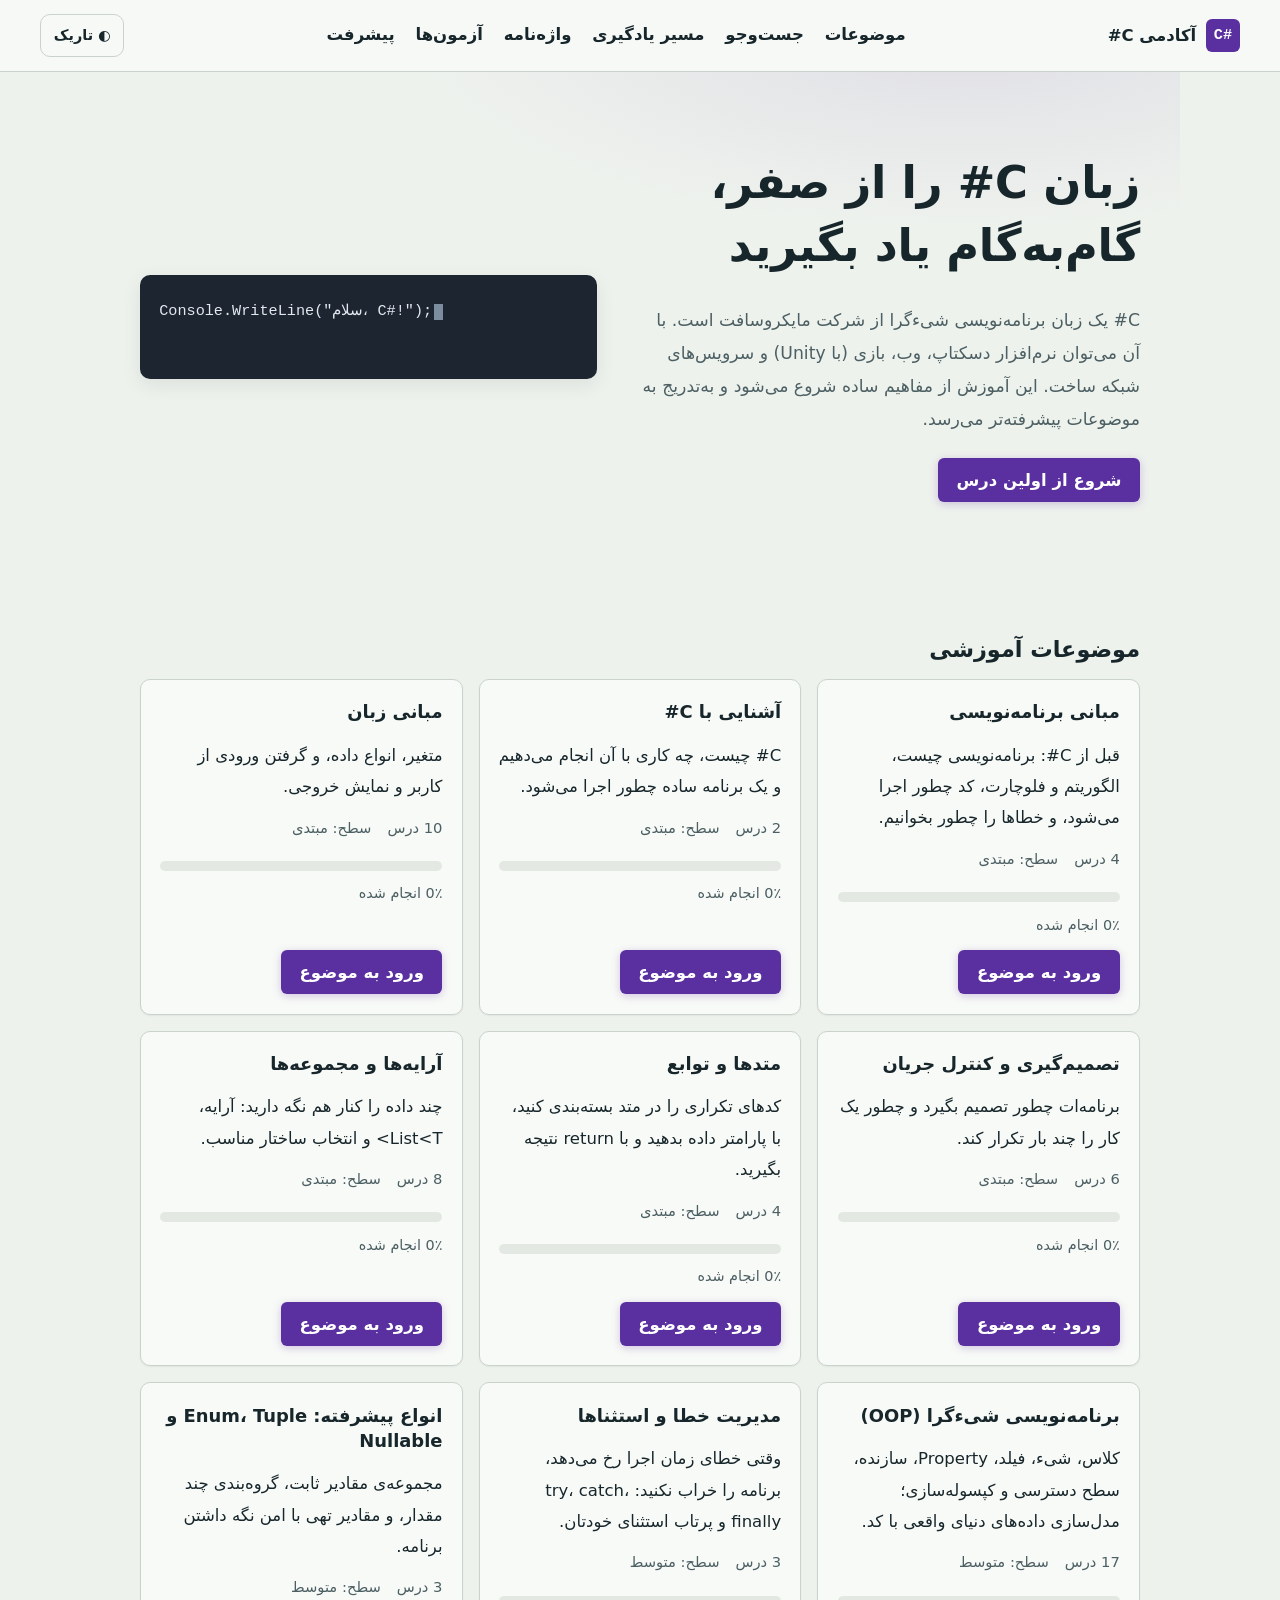
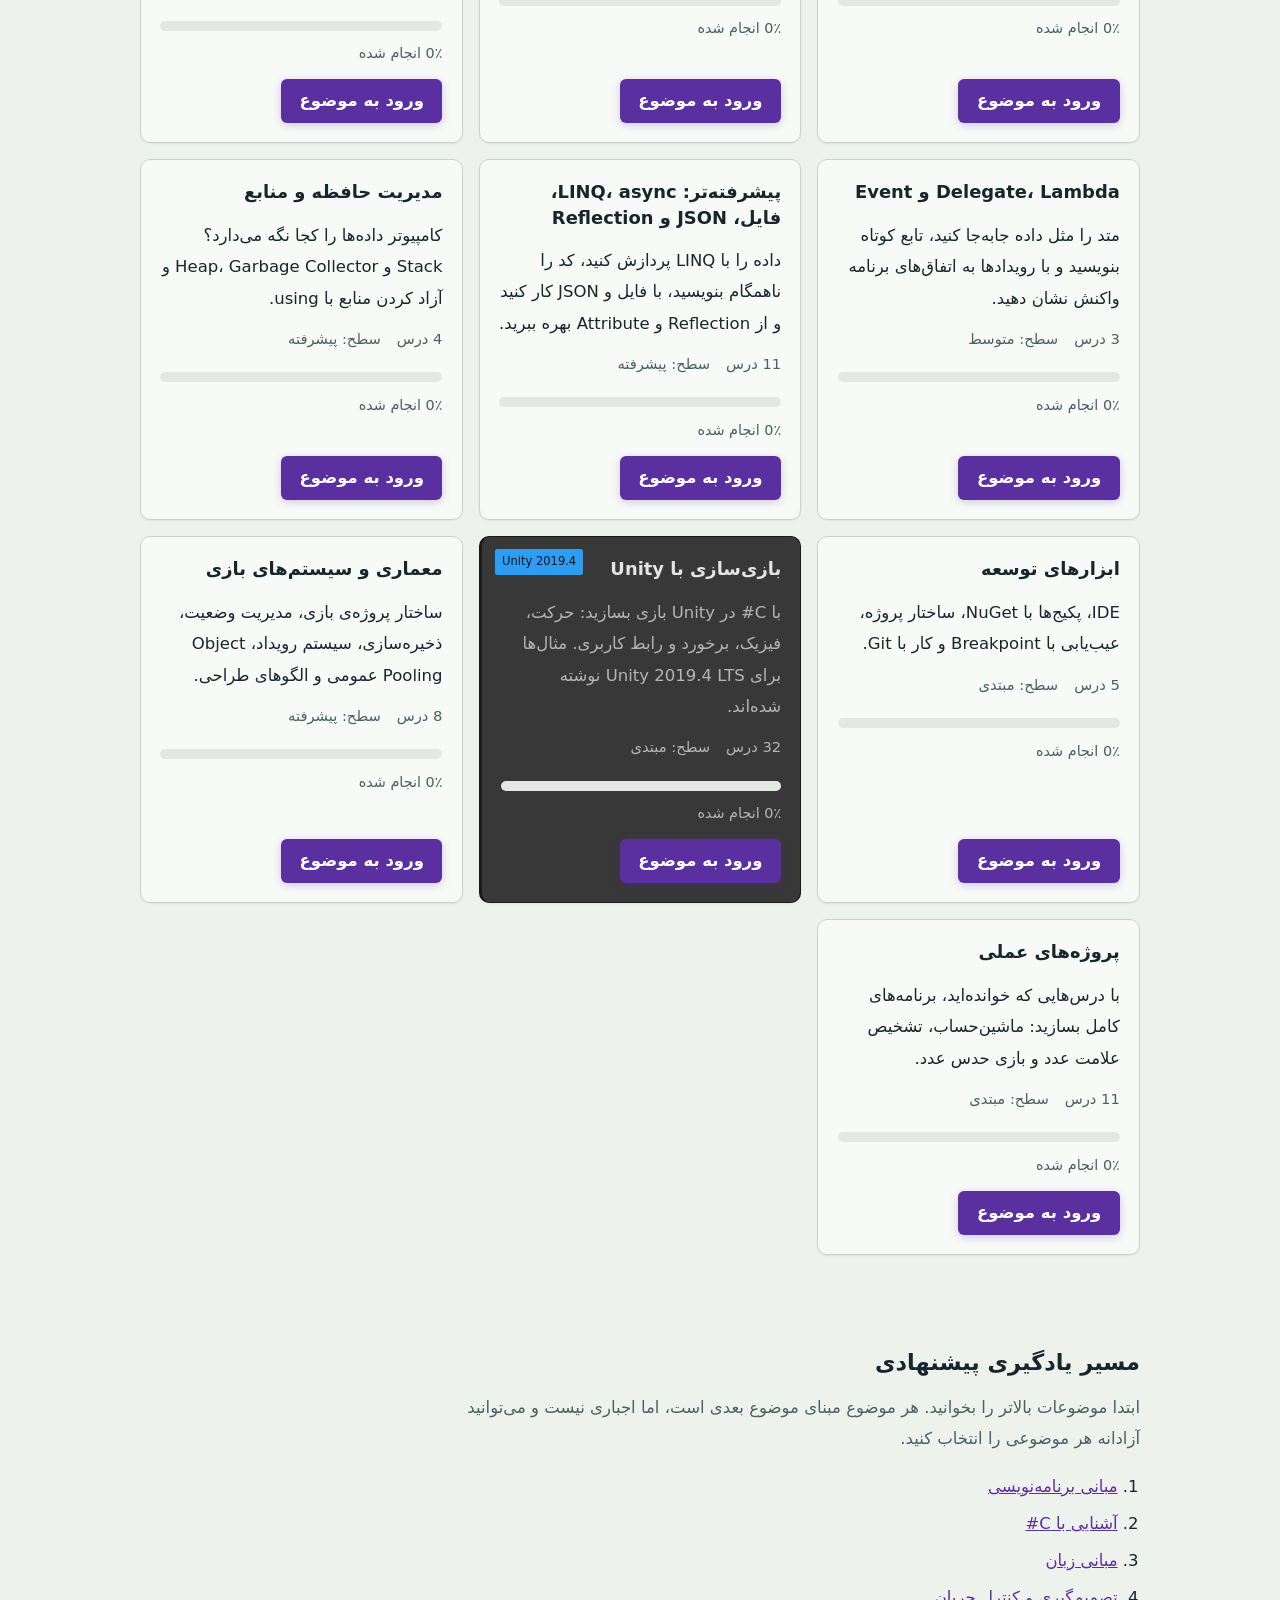
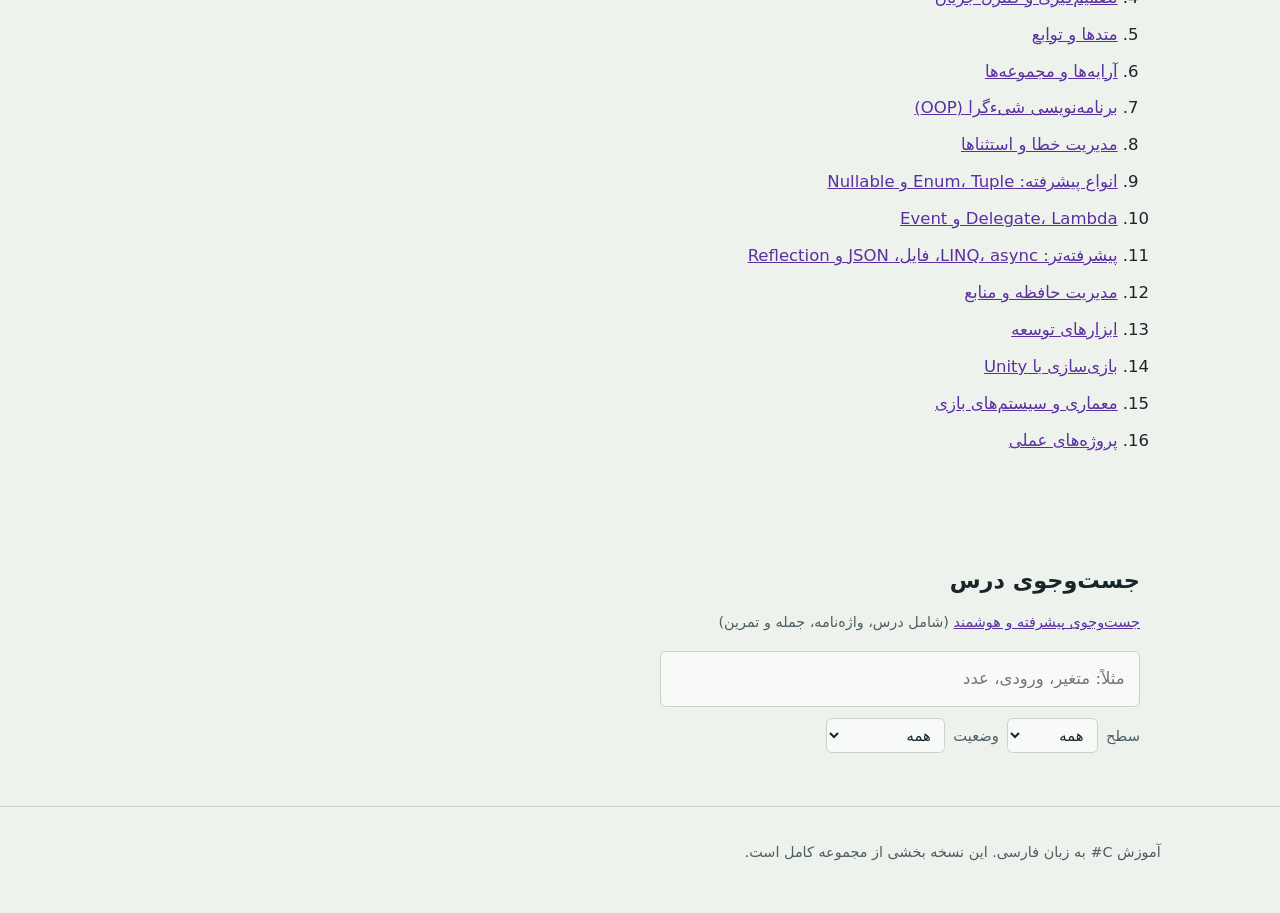
<file: CSharpAcademy/index.html>
<!DOCTYPE html>
<html lang="fa" dir="rtl">
<head>
  <meta charset="UTF-8">
  <meta name="viewport" content="width=device-width, initial-scale=1.0">
  <title>آکادمی C# — یادگیری زبان C# از صفر</title>
  <script src="js/theme-manager.js"></script>
  <link rel="stylesheet" href="css/main.css">
  <link rel="stylesheet" href="css/design.css">
  <link rel="stylesheet" href="css/unity.css">
</head>
<body>
  <div id="site-header"></div>

  <main id="main" tabindex="-1">
    <section class="hero" aria-labelledby="hero-title">
      <div class="hero-text">
        <h1 id="hero-title">زبان C# را از صفر، گام‌به‌گام یاد بگیرید</h1>
        <p class="lead">
          C# یک زبان برنامه‌نویسی شیءگرا از شرکت مایکروسافت است. با آن می‌توان نرم‌افزار دسکتاپ، وب، بازی (با Unity) و سرویس‌های شبکه ساخت. این آموزش از مفاهیم ساده شروع می‌شود و به‌تدریج به موضوعات پیشرفته‌تر می‌رسد.
        </p>
        <div class="hero-actions">
          <a class="btn btn-primary" id="start-btn" href="pages/lesson.html?id=what-is-csharp">شروع از اولین درس</a>
          <a class="btn btn-ghost hidden" id="resume-hero-btn" href="#">ادامه آخرین درس</a>
        </div>
      </div>
      <pre class="hero-code" aria-hidden="true"><code id="hero-typed"></code></pre>
    </section>

    <section class="section" id="continue-section" hidden>
      <h2>ادامه یادگیری</h2>
      <div class="continue-card">
        <div>
          <p class="muted">آخرین درس مطالعه‌شده</p>
          <p class="continue-title" id="continue-title"></p>
          <div class="progress" role="progressbar" aria-label="درصد پیشرفت کل" aria-valuemin="0" aria-valuemax="100" id="continue-bar-wrap">
            <div class="progress-fill" id="continue-bar"></div>
          </div>
          <p class="muted small" id="continue-percent"></p>
        </div>
        <a class="btn btn-primary" id="continue-btn" href="#">ادامه</a>
      </div>
    </section>

    <section class="section" id="topics">
      <h2>موضوعات آموزشی</h2>
      <div class="topic-grid" id="topic-grid"></div>
    </section>

    <section class="section" id="path">
      <h2>مسیر یادگیری پیشنهادی</h2>
      <p class="muted">ابتدا موضوعات بالاتر را بخوانید. هر موضوع مبنای موضوع بعدی است، اما اجباری نیست و می‌توانید آزادانه هر موضوعی را انتخاب کنید.</p>
      <ol class="path-list" id="path-list"></ol>
    </section>

    <section class="section" id="search">
      <h2>جست‌وجوی درس</h2>
      <p class="muted small"><a href="pages/search.html">جست‌وجوی پیشرفته و هوشمند</a> (شامل درس، واژه‌نامه، جمله و تمرین)</p>
      <label class="visually-hidden" for="search-input">جست‌وجوی نام درس</label>
      <input type="search" id="search-input" class="search-input" placeholder="مثلاً: متغیر، ورودی، عدد">
      <div class="filters">
        <label for="filter-level">سطح</label>
        <select id="filter-level" class="select-input"><option value="">همه</option><option>مبتدی</option><option>متوسط</option><option>پیشرفته</option></select>
        <label for="filter-status">وضعیت</label>
        <select id="filter-status" class="select-input"><option value="">همه</option><option value="done">خوانده شده</option><option value="todo">خوانده نشده</option><option value="review">علامت مرور</option></select>
      </div>
      <ul class="lesson-results" id="search-results" aria-live="polite"></ul>
    </section>
  </main>

  <footer class="site-footer">
    <p>آموزش C# به زبان فارسی. این نسخه بخشی از مجموعه کامل است.</p>
  </footer>

  <script src="data/curriculum.js"></script>
  <script src="data/lessons/language-basics-2.js"></script>
  <script src="data/lessons/basics-3.js"></script>
  <script src="data/lessons/programming-basics.js"></script>
  <script src="data/lessons/control-flow.js"></script>
  <script src="data/lessons/functions-collections.js"></script>
  <script src="data/lessons/collections-2.js"></script>
  <script src="data/lessons/collections-3.js"></script>
  <script src="data/lessons/oop.js"></script>
  <script src="data/lessons/oop-2.js"></script>
  <script src="data/lessons/oop-3.js"></script>
  <script src="data/lessons/exceptions.js"></script>
  <script src="data/lessons/advanced-types.js"></script>
  <script src="data/lessons/delegates-events.js"></script>
  <script src="data/lessons/advanced-2.js"></script>
  <script src="data/lessons/memory-tools.js"></script>
  <script src="data/lessons/unity-2019.js"></script>
  <script src="data/lessons/unity-more.js"></script>
  <script src="data/lessons/unity-full.js"></script>
  <script src="data/lessons/unity-advanced.js"></script>
  <script src="data/lessons/game-systems.js"></script>
  <script src="data/lessons/deep-topics.js"></script>
  <script src="data/lessons/projects.js"></script>
  <script src="data/lessons/projects-2.js"></script>
  <script src="data/lessons/projects-3.js"></script>
  <script src="js/progress-manager.js"></script>
  <script src="js/common.js"></script>
  <script src="js/home.js"></script>
</body>
</html>
</file>
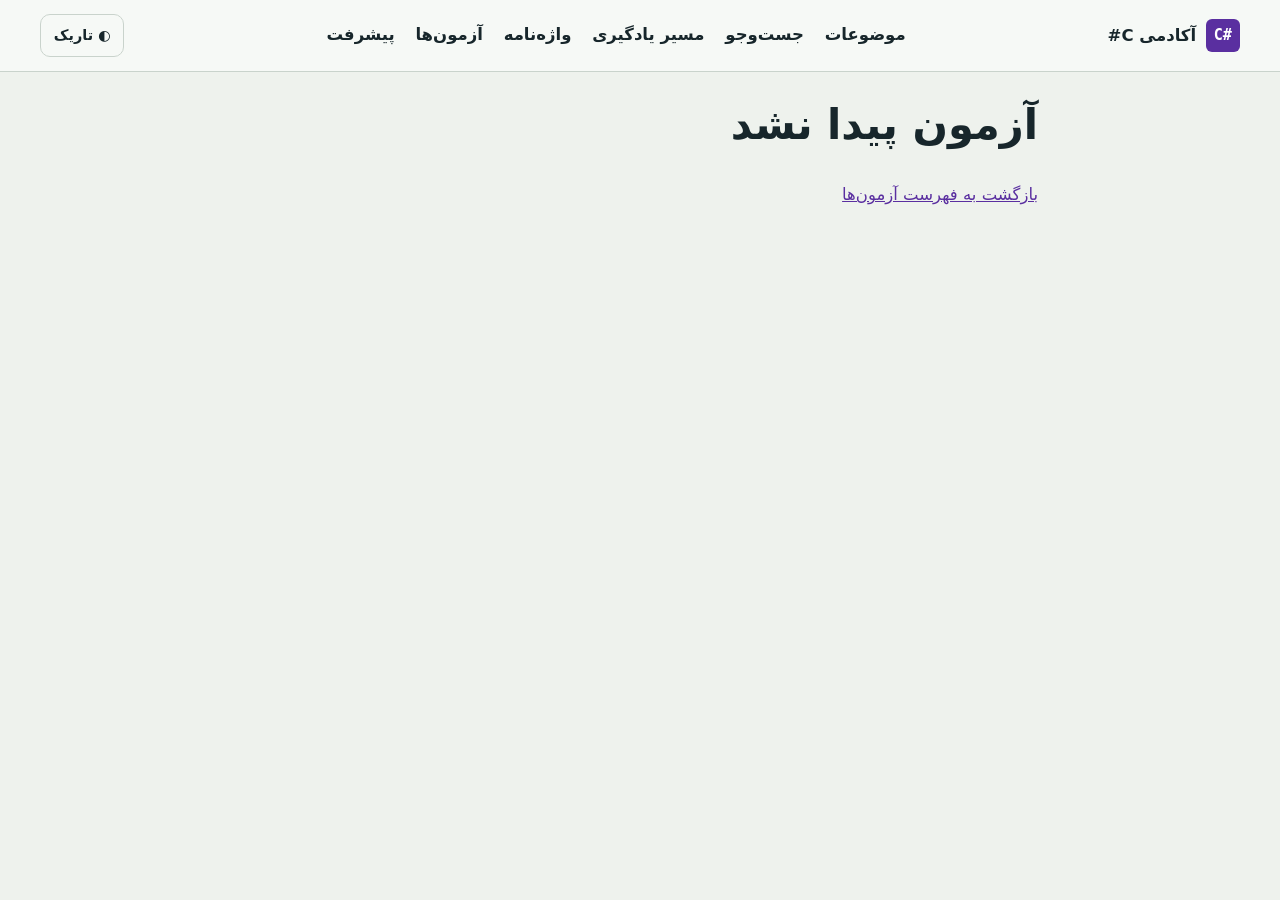
<file: CSharpAcademy/pages/exam.html>
<!DOCTYPE html>
<html lang="fa" dir="rtl">
<head>
  <meta charset="UTF-8">
  <meta name="viewport" content="width=device-width, initial-scale=1.0">
  <title>آزمون — آکادمی C#</title>
  <script src="../js/theme-manager.js"></script>
  <link rel="stylesheet" href="../css/main.css">
  <link rel="stylesheet" href="../css/design.css">
</head>
<body>
  <div id="site-header"></div>
  <main id="main" tabindex="-1" class="page">
    <div id="exam-root"></div>
  </main>
  <script src="../data/curriculum.js"></script>
  <script src="../data/exams.js"></script>
  <script src="../data/exams-2.js"></script>
  <script src="../js/progress-manager.js"></script>
  <script src="../js/common.js"></script>
  <script src="../js/exam.js"></script>
</body>
</html>
</file>
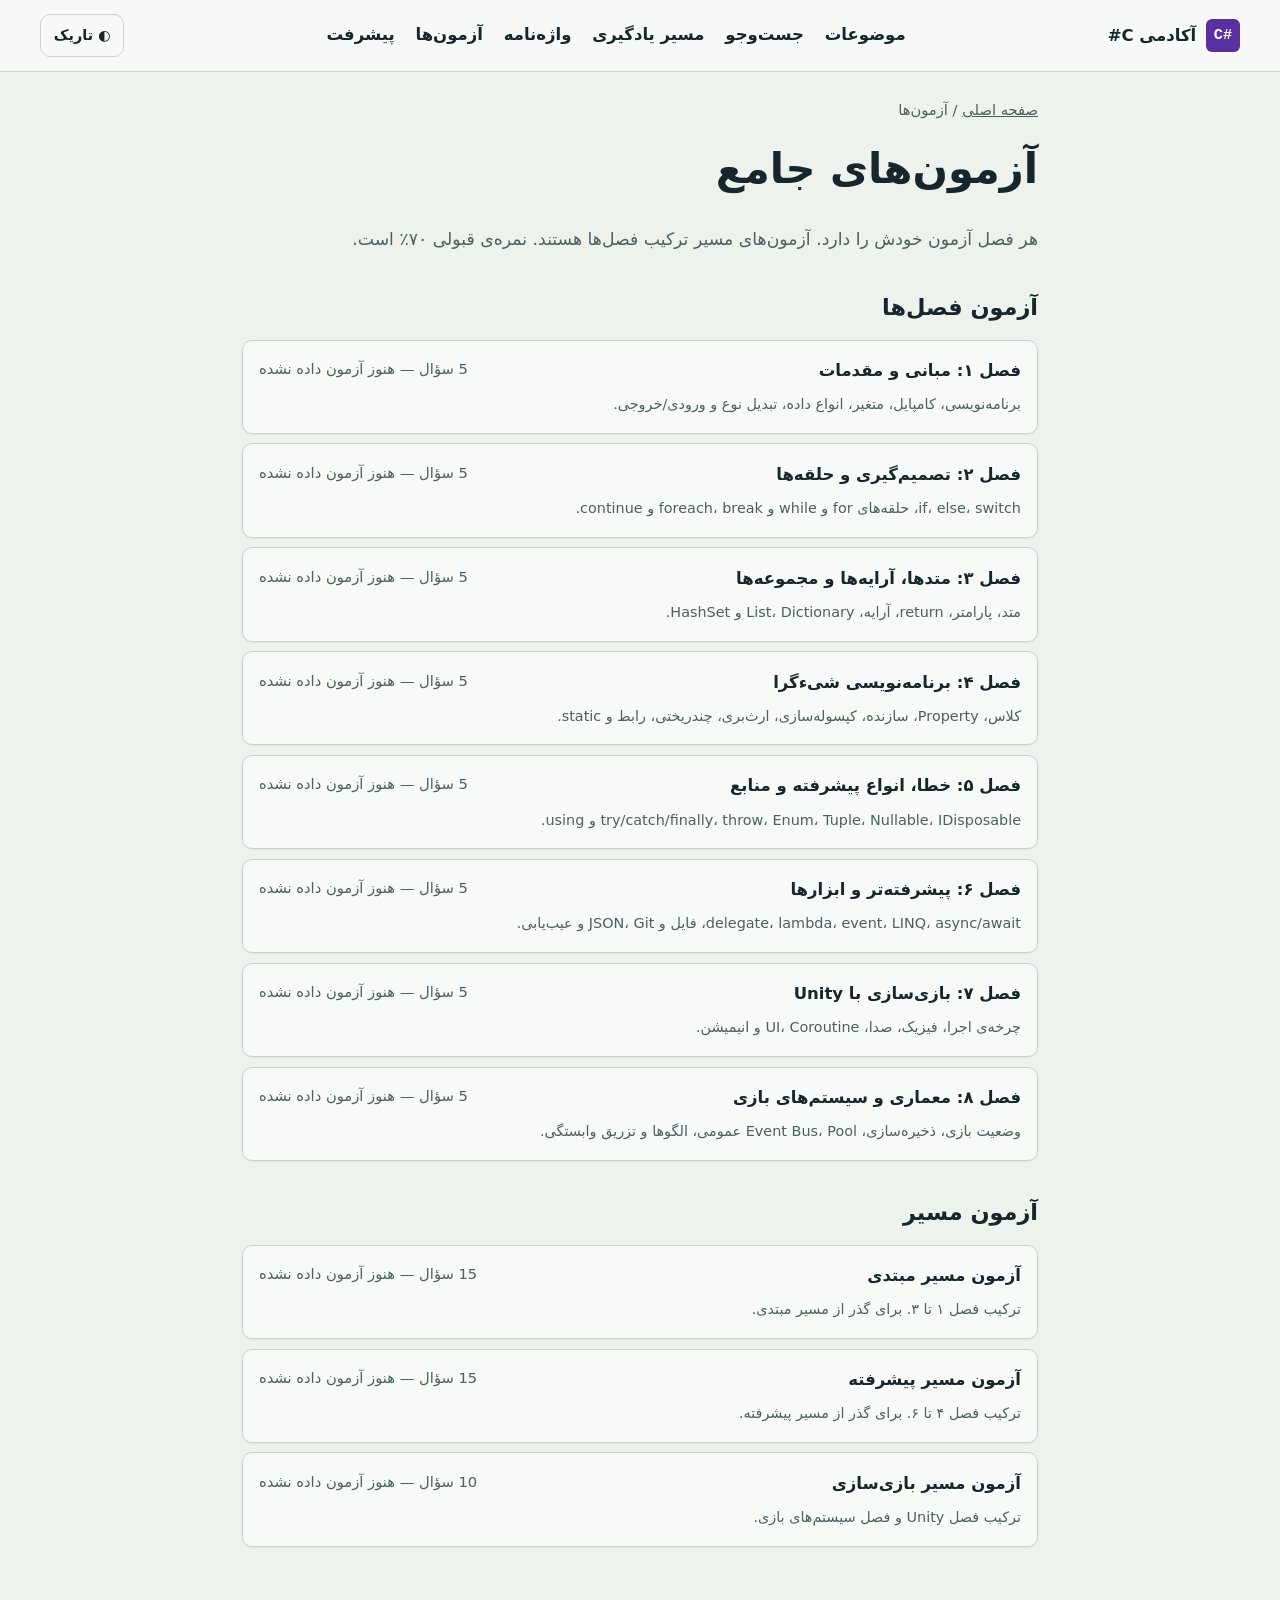
<file: CSharpAcademy/pages/exams.html>
<!DOCTYPE html>
<html lang="fa" dir="rtl">
<head>
  <meta charset="UTF-8">
  <meta name="viewport" content="width=device-width, initial-scale=1.0">
  <title>آزمون‌ها — آکادمی C#</title>
  <script src="../js/theme-manager.js"></script>
  <link rel="stylesheet" href="../css/main.css">
  <link rel="stylesheet" href="../css/design.css">
</head>
<body>
  <div id="site-header"></div>
  <main id="main" tabindex="-1" class="page">
    <nav class="crumbs" aria-label="مسیر صفحه"><a href="../index.html">صفحه اصلی</a> / آزمون‌ها</nav>
    <header class="page-head">
      <h1>آزمون‌های جامع</h1>
      <p class="lead">هر فصل آزمون خودش را دارد. آزمون‌های مسیر ترکیب فصل‌ها هستند. نمره‌ی قبولی ۷۰٪ است.</p>
    </header>
    <h2>آزمون فصل‌ها</h2>
    <ul class="exam-list" id="chapter-exams"></ul>
    <h2>آزمون مسیر</h2>
    <ul class="exam-list" id="path-exams"></ul>
  </main>
  <script src="../data/curriculum.js"></script>
  <script src="../data/exams.js"></script>
  <script src="../data/exams-2.js"></script>
  <script src="../js/progress-manager.js"></script>
  <script src="../js/common.js"></script>
  <script src="../js/exams.js"></script>
</body>
</html>
</file>
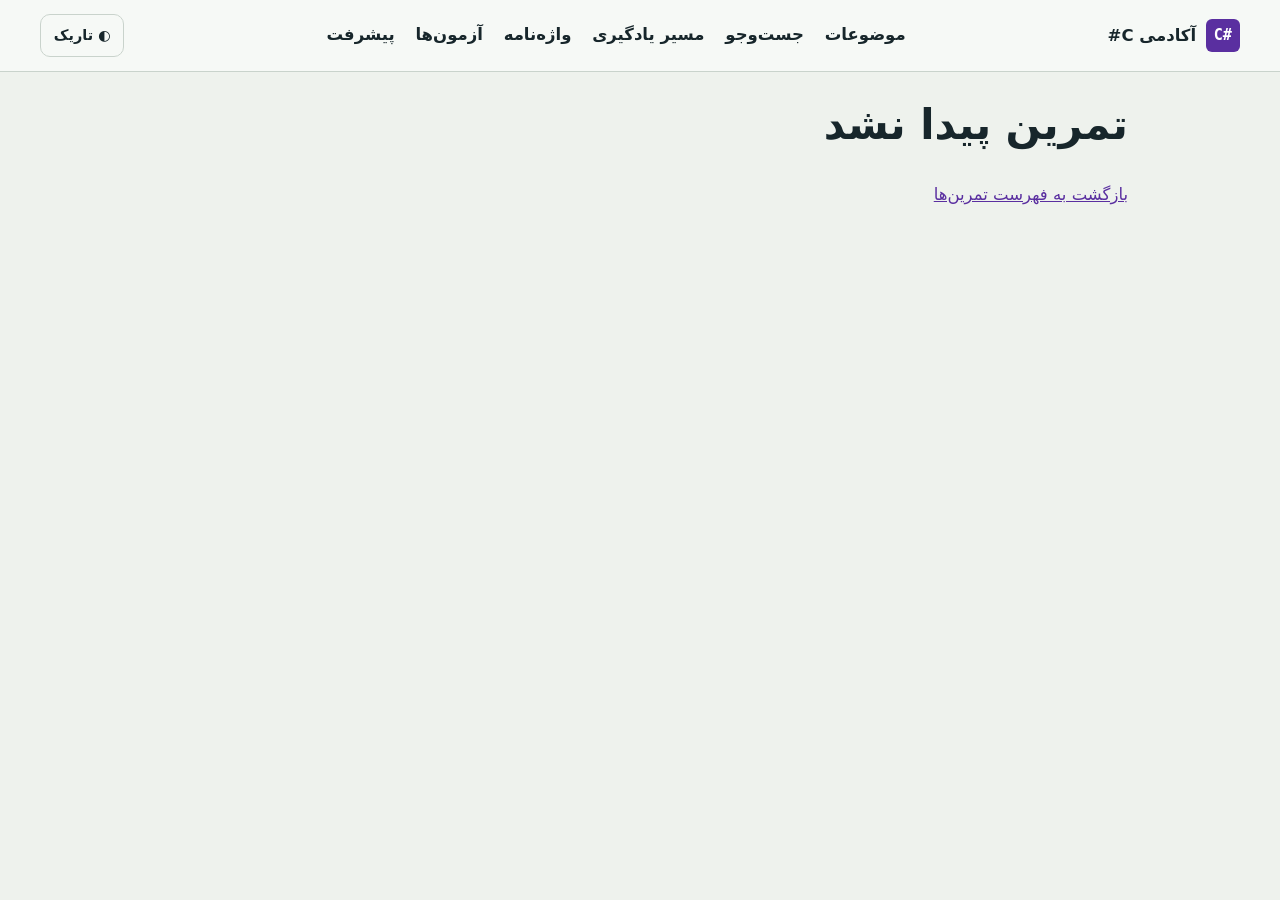
<file: CSharpAcademy/pages/exercise.html>
<!DOCTYPE html>
<html lang="fa" dir="rtl">
<head>
  <meta charset="UTF-8">
  <meta name="viewport" content="width=device-width, initial-scale=1.0">
  <title>تمرین — آکادمی C#</title>
  <link rel="stylesheet" href="../css/main.css">
  <link rel="stylesheet" href="../css/design.css">
  <script src="../js/theme-manager.js"></script>
</head>
<body>
  <div id="site-header"></div>
  <main id="main" tabindex="-1" class="page wide">
    <div id="exercise-root"></div>
  </main>
  <script src="../data/curriculum.js"></script>
  <script src="../data/exercises.js"></script>
  <script src="../js/progress-manager.js"></script>
  <script src="../js/common.js"></script>
  <script src="../js/runner.js"></script>
  <script src="../js/code-editor.js"></script>
  <script src="../js/exercise.js"></script>
</body>
</html>
</file>
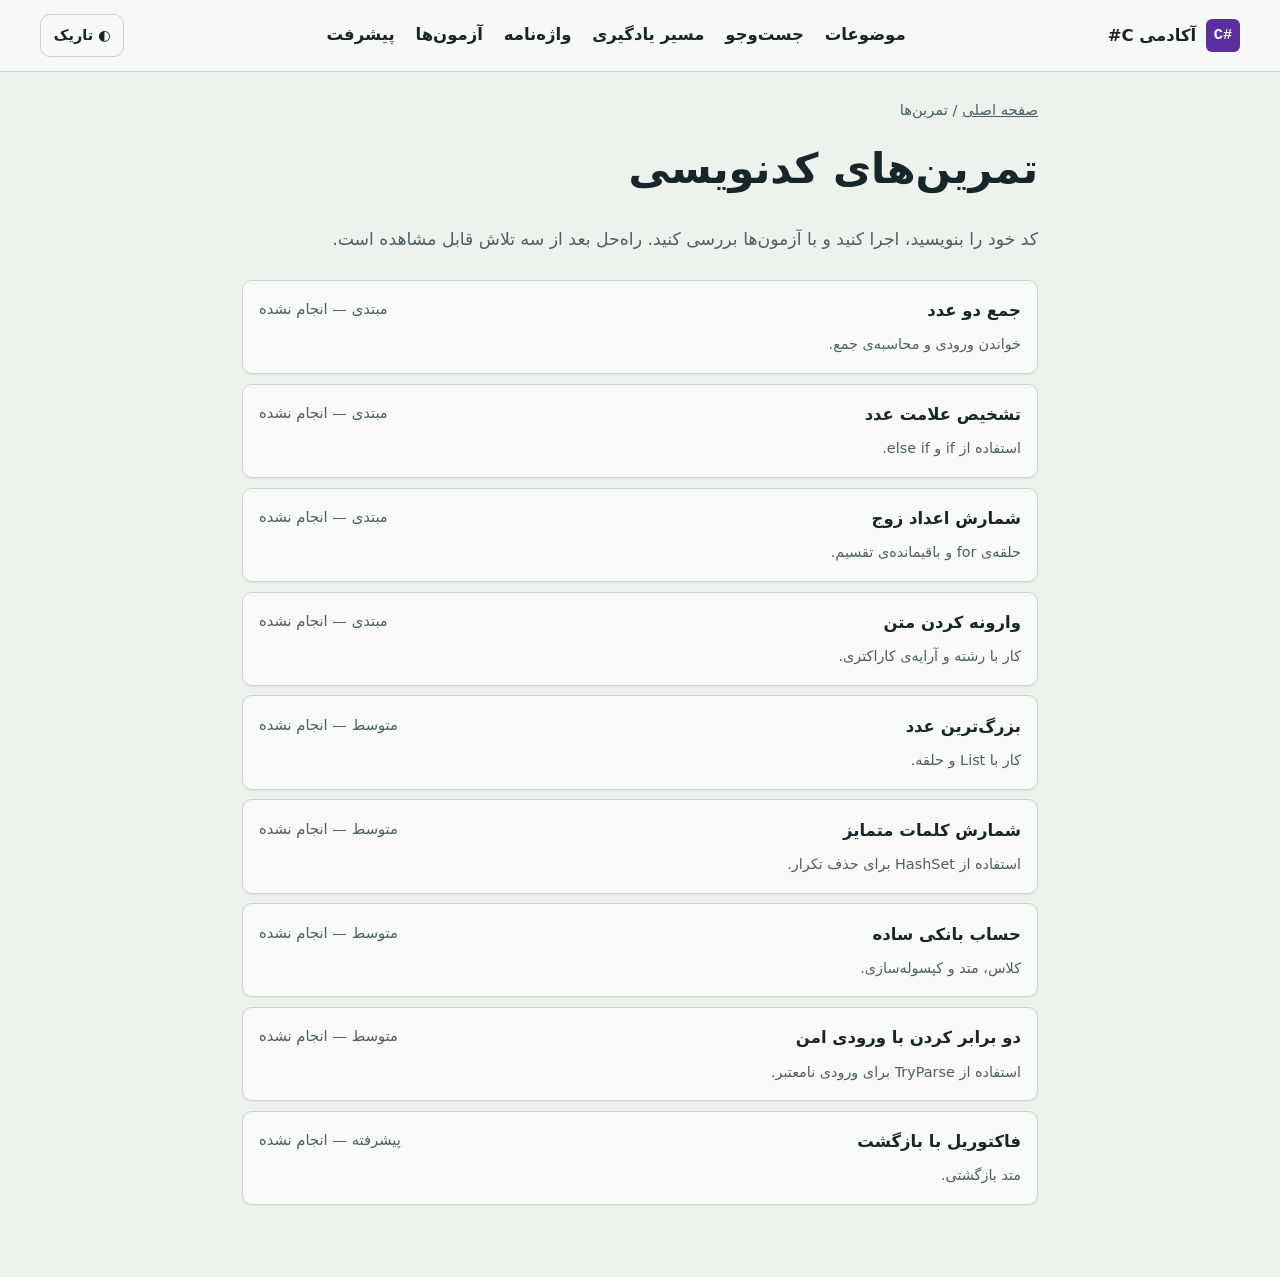
<file: CSharpAcademy/pages/exercises.html>
<!DOCTYPE html>
<html lang="fa" dir="rtl">
<head>
  <meta charset="UTF-8">
  <meta name="viewport" content="width=device-width, initial-scale=1.0">
  <title>تمرین‌ها — آکادمی C#</title>
  <link rel="stylesheet" href="../css/main.css">
  <link rel="stylesheet" href="../css/design.css">
  <script src="../js/theme-manager.js"></script>
</head>
<body>
  <div id="site-header"></div>
  <main id="main" tabindex="-1" class="page">
    <nav class="crumbs"><a href="../index.html">صفحه اصلی</a> / تمرین‌ها</nav>
    <header class="page-head">
      <h1>تمرین‌های کدنویسی</h1>
      <p class="lead">کد خود را بنویسید، اجرا کنید و با آزمون‌ها بررسی کنید. راه‌حل بعد از سه تلاش قابل مشاهده است.</p>
    </header>
    <ul class="exam-list" id="ex-list"></ul>
  </main>
  <script src="../data/curriculum.js"></script>
  <script src="../data/exercises.js"></script>
  <script src="../js/progress-manager.js"></script>
  <script src="../js/common.js"></script>
  <script>
    (function () {
      Common.renderHeader('../');
      const done = Progress.read().quiz || {};
      document.getElementById('ex-list').innerHTML = window.EXERCISES.map(e => {
        const best = done['ex:' + e.id];
        const st = best ? (best.score === best.total ? 'قبول شده' : 'نیمه‌کاره: ' + best.score + ' از ' + best.total) : 'انجام نشده';
        return '<li class="exam-item"><a href="exercise.html?id=' + encodeURIComponent(e.id) + '"><span class="exam-title">' + Common.esc(e.title) + '</span><span class="exam-meta">' + Common.esc(e.level) + ' — ' + Common.esc(st) + '</span></a><p class="muted small">' + Common.esc(e.goal) + '</p></li>';
      }).join('');
    })();
  </script>
</body>
</html>
</file>
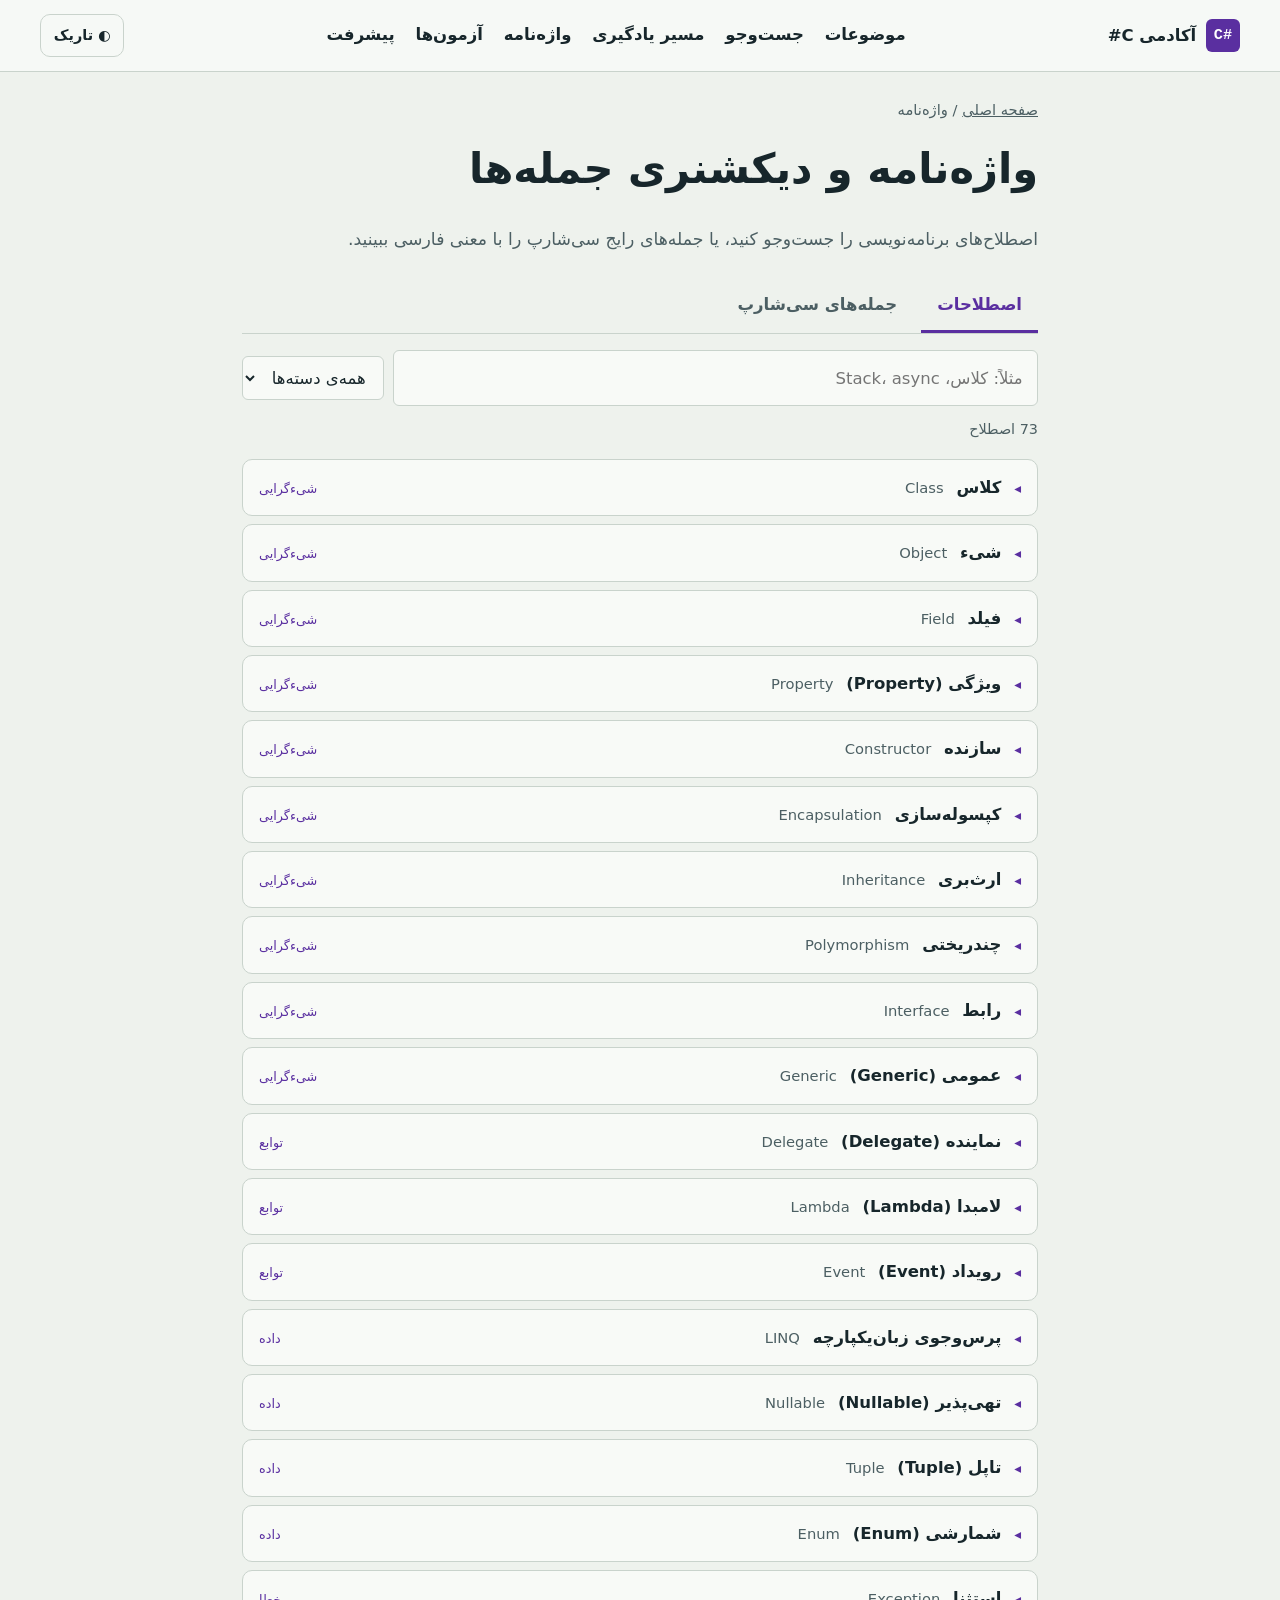
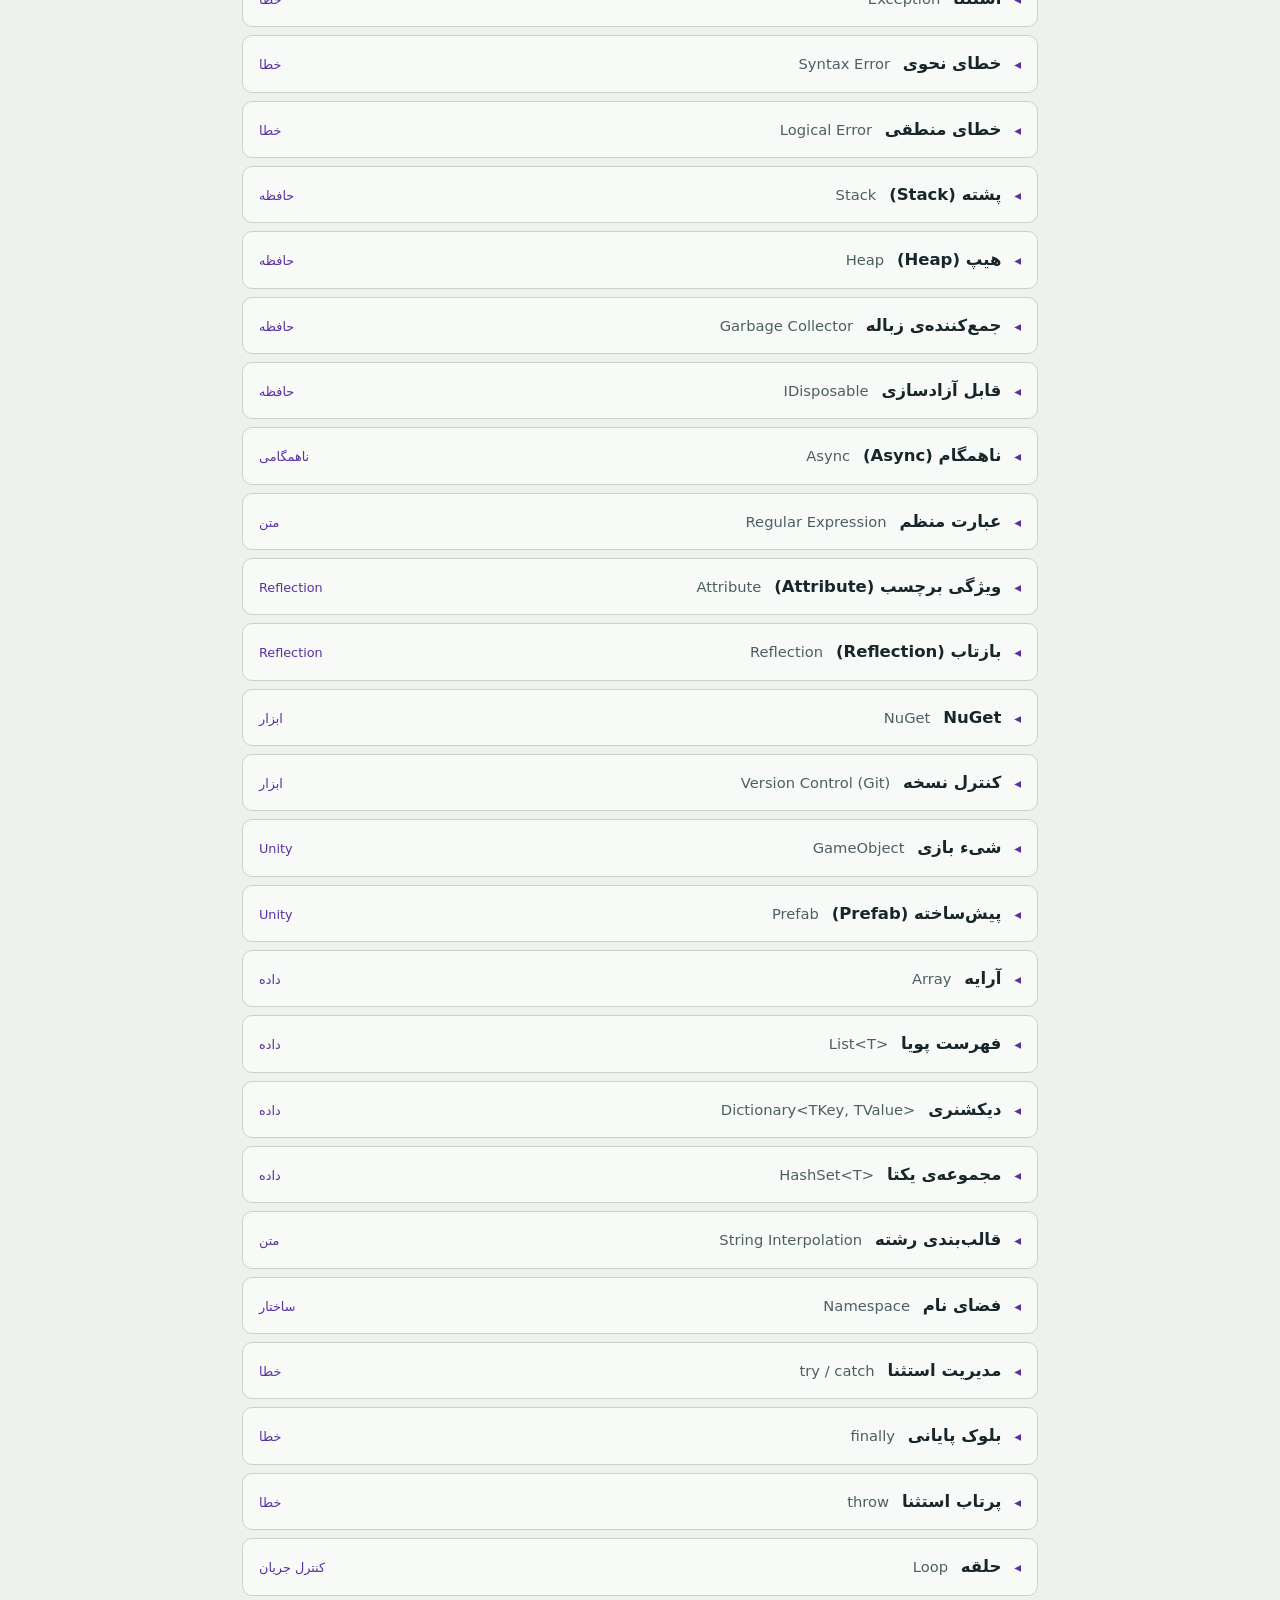
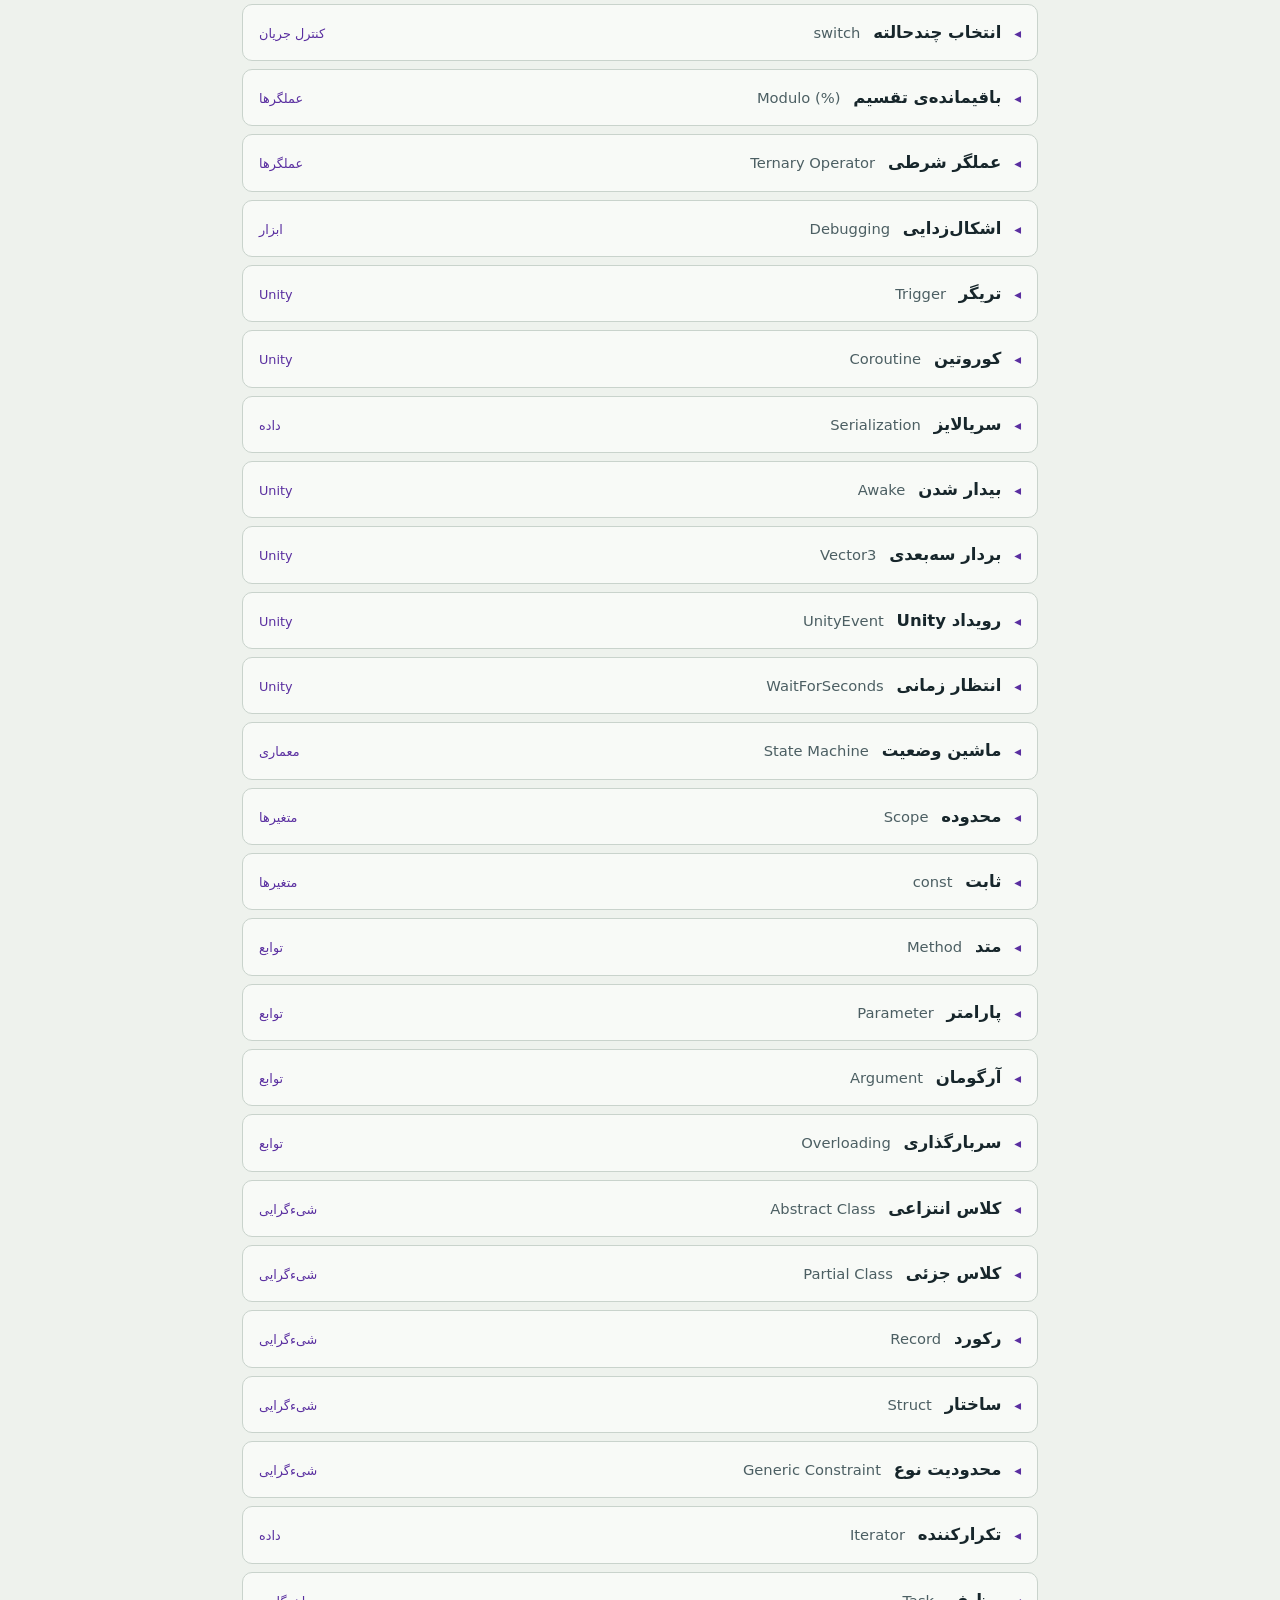
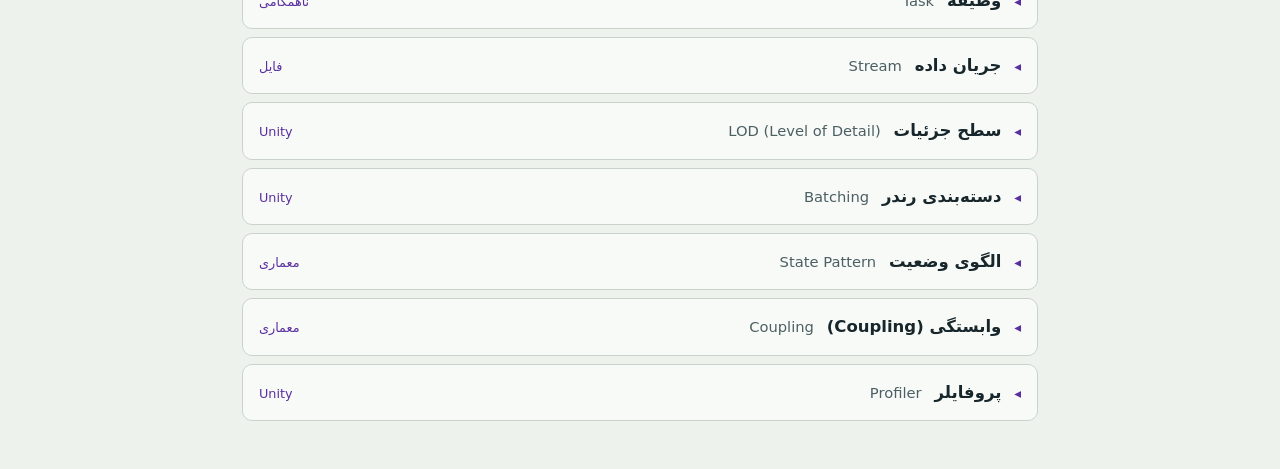
<file: CSharpAcademy/pages/glossary.html>
<!DOCTYPE html>
<html lang="fa" dir="rtl">
<head>
  <meta charset="UTF-8">
  <meta name="viewport" content="width=device-width, initial-scale=1.0">
  <title>واژه‌نامه — آکادمی C#</title>
  <script src="../js/theme-manager.js"></script>
  <link rel="stylesheet" href="../css/main.css">
  <link rel="stylesheet" href="../css/design.css">
  <link rel="stylesheet" href="../css/unity.css">
</head>
<body>
  <div id="site-header"></div>
  <main id="main" tabindex="-1" class="page">
    <nav class="crumbs" aria-label="مسیر صفحه"><a href="../index.html">صفحه اصلی</a> / واژه‌نامه</nav>
    <header class="page-head">
      <h1>واژه‌نامه و دیکشنری جمله‌ها</h1>
      <p class="lead">اصطلاح‌های برنامه‌نویسی را جست‌وجو کنید، یا جمله‌های رایج سی‌شارپ را با معنی فارسی ببینید.</p>
    </header>

    <div class="tabs" role="tablist" aria-label="بخش‌های واژه‌نامه">
      <button type="button" class="tab is-active" role="tab" aria-selected="true" data-tab="terms" id="tab-terms">اصطلاحات</button>
      <button type="button" class="tab" role="tab" aria-selected="false" data-tab="sentences" id="tab-sentences">جمله‌های سی‌شارپ</button>
    </div>

    <section id="panel-terms" role="tabpanel" aria-labelledby="tab-terms">
      <div class="glossary-tools">
        <label class="visually-hidden" for="g-search">جست‌وجو</label>
        <input type="search" id="g-search" class="search-input" placeholder="مثلاً: کلاس، Stack، async">
        <label class="visually-hidden" for="g-cat">دسته</label>
        <select id="g-cat" class="select-input"><option value="">همه‌ی دسته‌ها</option></select>
      </div>
      <p class="muted small" id="g-count" aria-live="polite"></p>
      <ul class="glossary-list" id="g-list"></ul>
    </section>

    <section id="panel-sentences" role="tabpanel" aria-labelledby="tab-sentences" hidden>
      <div class="glossary-tools">
        <label class="visually-hidden" for="s-search">جست‌وجوی جمله</label>
        <input type="search" id="s-search" class="search-input" placeholder="مثلاً: حلقه، خواندن، null">
        <label class="visually-hidden" for="s-cat">دسته‌ی جمله</label>
        <select id="s-cat" class="select-input"><option value="">همه‌ی دسته‌ها</option></select>
      </div>
      <p class="muted small" id="s-count" aria-live="polite"></p>
      <ul class="sentence-list" id="s-list"></ul>
    </section>
  </main>
  <script src="../data/curriculum.js"></script>
  <script src="../data/glossary.js"></script>
  <script src="../data/glossary-extra.js"></script>
  <script src="../data/glossary-more.js"></script>
  <script src="../data/glossary-more2.js"></script>
  <script src="../data/sentences.js"></script>
  <script src="../data/sentences-2.js"></script>
  <script src="../data/sentences-3.js"></script>
  <script src="../js/common.js"></script>
  <script src="../js/glossary.js"></script>
</body>
</html>
</file>
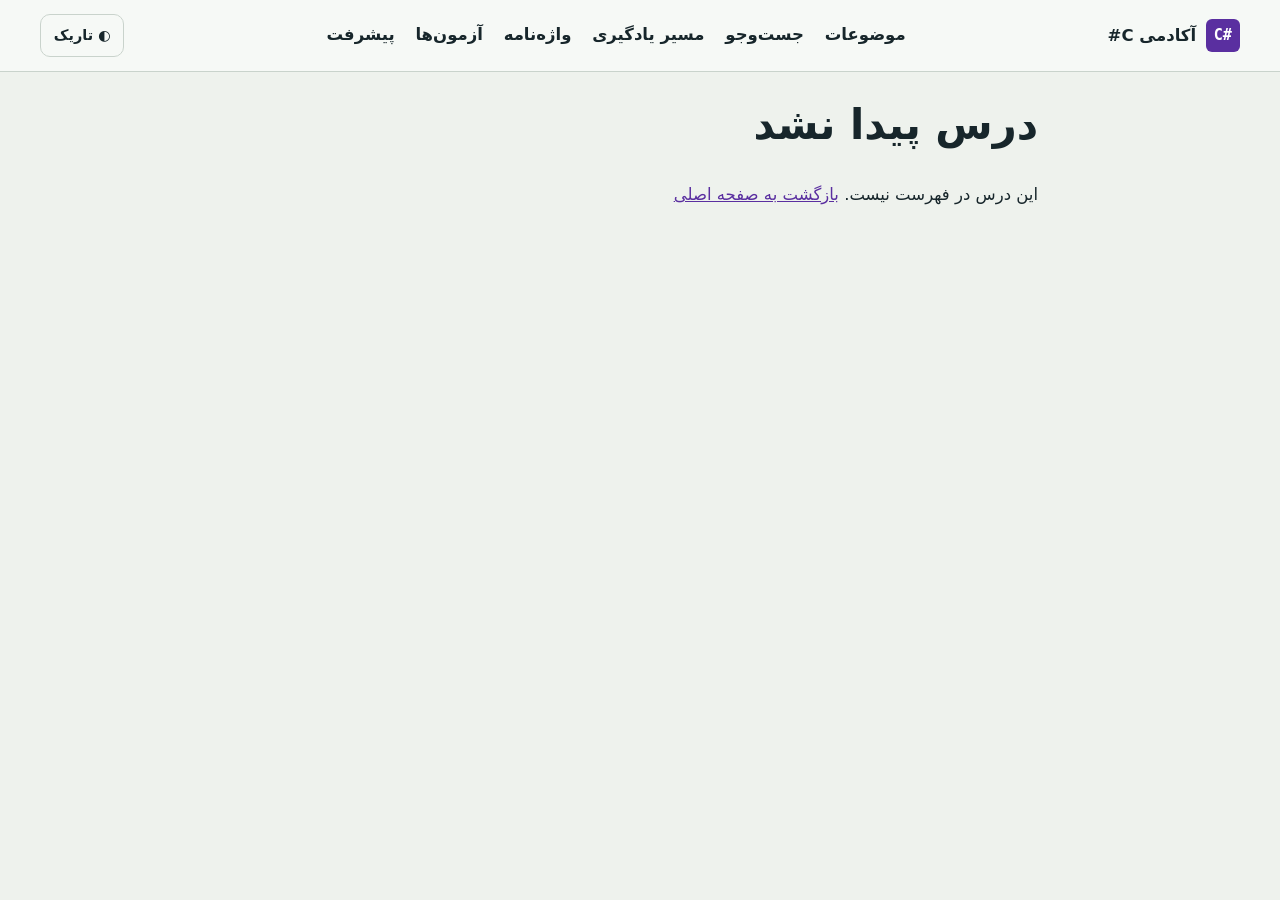
<file: CSharpAcademy/pages/lesson.html>
<!DOCTYPE html>
<html lang="fa" dir="rtl">
<head>
  <meta charset="UTF-8">
  <meta name="viewport" content="width=device-width, initial-scale=1.0">
  <title>درس — آکادمی C#</title>
  <script src="../js/theme-manager.js"></script>
  <link rel="stylesheet" href="../css/main.css">
  <link rel="stylesheet" href="../css/unity.css">
  <link rel="stylesheet" href="../css/design.css">
</head>
<body>
  <div id="site-header"></div>
  <main id="main" tabindex="-1" class="page">
    <div id="lesson-root"></div>
  </main>
  <script src="../data/curriculum.js"></script>
  <script src="../data/lessons/language-basics-2.js"></script>
  <script src="../data/lessons/basics-3.js"></script>
  <script src="../data/lessons/programming-basics.js"></script>
  <script src="../data/lessons/control-flow.js"></script>
  <script src="../data/lessons/functions-collections.js"></script>
  <script src="../data/lessons/collections-2.js"></script>
  <script src="../data/lessons/collections-3.js"></script>
  <script src="../data/lessons/oop.js"></script>
  <script src="../data/lessons/oop-2.js"></script>
  <script src="../data/lessons/oop-3.js"></script>
  <script src="../data/lessons/exceptions.js"></script>
  <script src="../data/lessons/advanced-types.js"></script>
  <script src="../data/lessons/delegates-events.js"></script>
  <script src="../data/lessons/advanced-2.js"></script>
  <script src="../data/lessons/memory-tools.js"></script>
  <script src="../data/lessons/unity-2019.js"></script>
  <script src="../data/lessons/unity-more.js"></script>
  <script src="../data/lessons/unity-full.js"></script>
  <script src="../data/lessons/unity-advanced.js"></script>
  <script src="../data/lessons/game-systems.js"></script>
  <script src="../data/lessons/deep-topics.js"></script>
  <script src="../data/lessons/projects.js"></script>
  <script src="../data/lessons/projects-2.js"></script>
  <script src="../data/lessons/projects-3.js"></script>
  <script src="../js/progress-manager.js"></script>
  <script src="../js/common.js"></script>
  <script src="../js/runner.js"></script>
  <script src="../js/code-editor.js"></script>
  <script src="../js/lesson.js"></script>
</body>
</html>
</file>
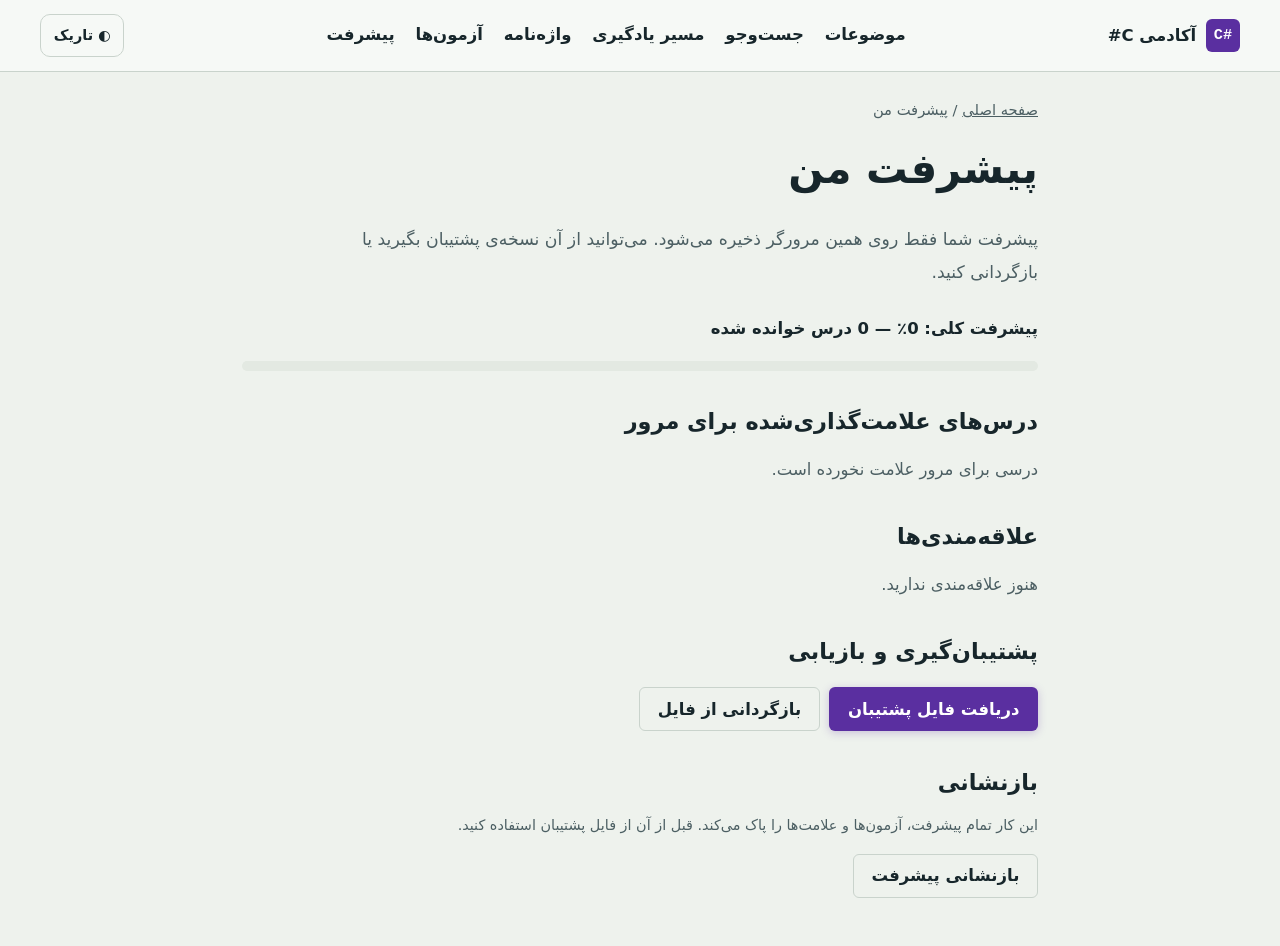
<file: CSharpAcademy/pages/progress.html>
<!DOCTYPE html>
<html lang="fa" dir="rtl">
<head>
  <meta charset="UTF-8">
  <meta name="viewport" content="width=device-width, initial-scale=1.0">
  <title>پیشرفت من — آکادمی C#</title>
  <link rel="stylesheet" href="../css/main.css">
  <link rel="stylesheet" href="../css/design.css">
  <script src="../js/theme-manager.js"></script>
</head>
<body>
  <div id="site-header"></div>
  <main id="main" tabindex="-1" class="page">
    <nav class="crumbs" aria-label="مسیر صفحه"><a href="../index.html">صفحه اصلی</a> / پیشرفت من</nav>
    <header class="page-head">
      <h1>پیشرفت من</h1>
      <p class="lead">پیشرفت شما فقط روی همین مرورگر ذخیره می‌شود. می‌توانید از آن نسخه‌ی پشتیبان بگیرید یا بازگردانی کنید.</p>
    </header>

    <section class="section-plain">
      <p><strong id="p-overall"></strong></p>
      <div class="progress" aria-label="پیشرفت کلی"><div class="progress-fill" id="p-bar"></div></div>
    </section>

    <h2>درس‌های علامت‌گذاری‌شده برای مرور</h2>
    <ul class="lesson-list" id="p-review"></ul>

    <h2>علاقه‌مندی‌ها</h2>
    <ul class="lesson-list" id="p-bookmarks"></ul>

    <h2>پشتیبان‌گیری و بازیابی</h2>
    <div class="exam-nav">
      <button type="button" class="btn btn-primary" id="p-export">دریافت فایل پشتیبان</button>
      <label class="btn btn-ghost" for="p-import">بازگردانی از فایل</label>
      <input type="file" id="p-import" accept="application/json" hidden>
    </div>
    <p class="small muted" id="p-msg" aria-live="polite"></p>

    <h2>بازنشانی</h2>
    <p class="muted small">این کار تمام پیشرفت، آزمون‌ها و علامت‌ها را پاک می‌کند. قبل از آن از فایل پشتیبان استفاده کنید.</p>
    <button type="button" class="btn btn-ghost" id="p-reset">بازنشانی پیشرفت</button>
  </main>
  <script src="../data/curriculum.js"></script>
  <script src="../js/progress-manager.js"></script>
  <script src="../js/common.js"></script>
  <script src="../js/progress-page.js"></script>
</body>
</html>
</file>
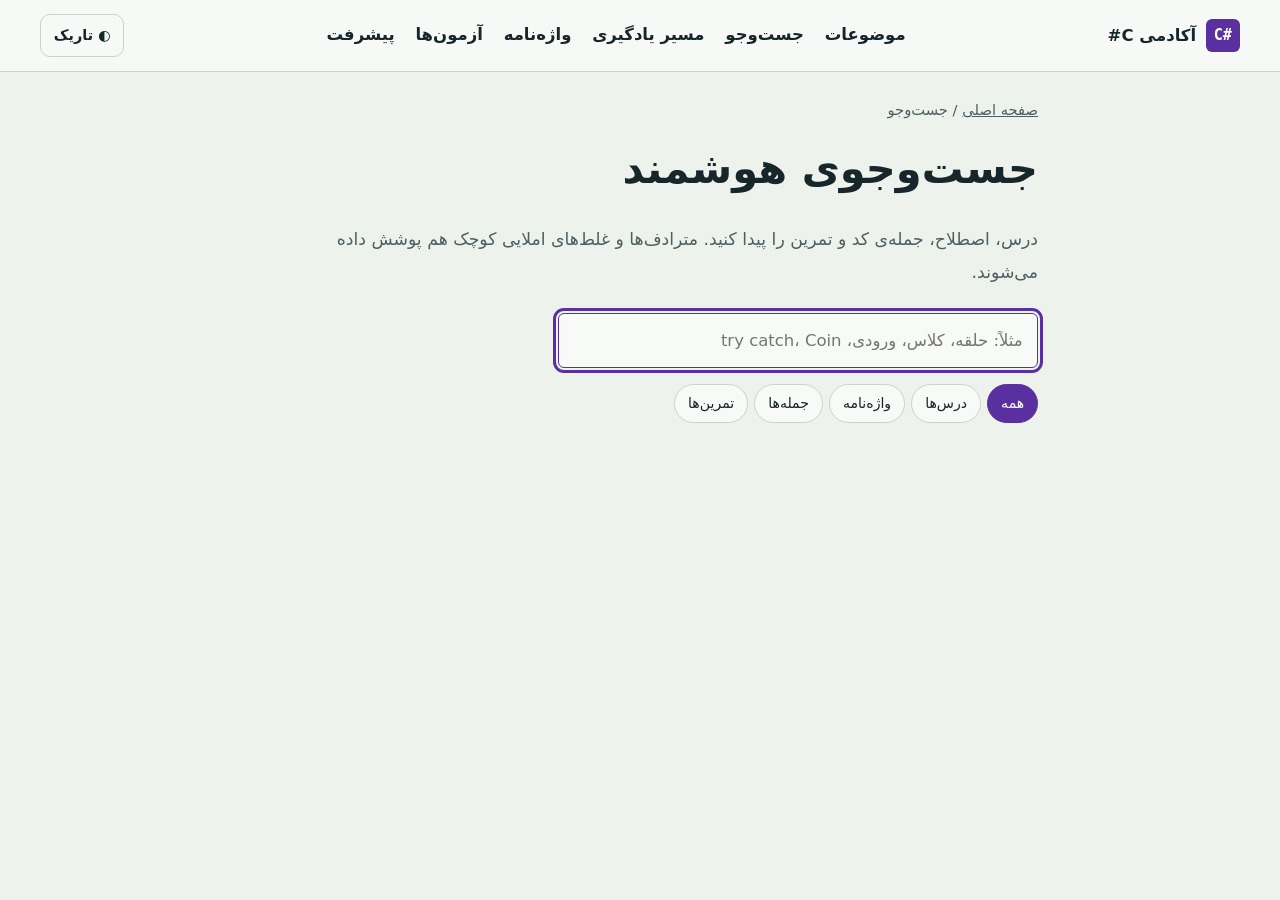
<file: CSharpAcademy/pages/search.html>
<!DOCTYPE html>
<html lang="fa" dir="rtl">
<head>
  <meta charset="UTF-8">
  <meta name="viewport" content="width=device-width, initial-scale=1.0">
  <title>جست‌وجو — آکادمی C#</title>
  <link rel="stylesheet" href="../css/main.css">
  <link rel="stylesheet" href="../css/unity.css">
  <link rel="stylesheet" href="../css/design.css">
  <script src="../js/theme-manager.js"></script>
</head>
<body>
  <div id="site-header"></div>
  <main id="main" tabindex="-1" class="page">
    <nav class="crumbs"><a href="../index.html">صفحه اصلی</a> / جست‌وجو</nav>
    <header class="page-head">
      <h1>جست‌وجوی هوشمند</h1>
      <p class="lead">درس، اصطلاح، جمله‌ی کد و تمرین را پیدا کنید. مترادف‌ها و غلط‌های املایی کوچک هم پوشش داده می‌شوند.</p>
    </header>
    <div class="search-hero">
      <label class="visually-hidden" for="q">عبارت جست‌وجو</label>
      <input type="search" id="q" class="search-input" autofocus placeholder="مثلاً: حلقه، کلاس، ورودی، try catch، Coin">
    </div>
    <div class="chips" role="group" aria-label="فیلتر نوع نتیجه" id="chips">
      <button type="button" class="chip" aria-pressed="true" data-type="">همه</button>
      <button type="button" class="chip" aria-pressed="false" data-type="lesson">درس‌ها</button>
      <button type="button" class="chip" aria-pressed="false" data-type="glossary">واژه‌نامه</button>
      <button type="button" class="chip" aria-pressed="false" data-type="sentence">جمله‌ها</button>
      <button type="button" class="chip" aria-pressed="false" data-type="exercise">تمرین‌ها</button>
    </div>
    <p class="muted small" id="count" aria-live="polite"></p>
    <div id="results"></div>
  </main>
  <script src="../data/curriculum.js"></script>
  <script src="../data/lessons/language-basics-2.js"></script>
  <script src="../data/lessons/basics-3.js"></script>
  <script src="../data/lessons/programming-basics.js"></script>
  <script src="../data/lessons/control-flow.js"></script>
  <script src="../data/lessons/functions-collections.js"></script>
  <script src="../data/lessons/collections-2.js"></script>
  <script src="../data/lessons/collections-3.js"></script>
  <script src="../data/lessons/oop.js"></script>
  <script src="../data/lessons/oop-2.js"></script>
  <script src="../data/lessons/oop-3.js"></script>
  <script src="../data/lessons/exceptions.js"></script>
  <script src="../data/lessons/advanced-types.js"></script>
  <script src="../data/lessons/delegates-events.js"></script>
  <script src="../data/lessons/advanced-2.js"></script>
  <script src="../data/lessons/memory-tools.js"></script>
  <script src="../data/lessons/unity-2019.js"></script>
  <script src="../data/lessons/unity-more.js"></script>
  <script src="../data/lessons/unity-full.js"></script>
  <script src="../data/lessons/unity-advanced.js"></script>
  <script src="../data/lessons/game-systems.js"></script>
  <script src="../data/lessons/deep-topics.js"></script>
  <script src="../data/lessons/projects.js"></script>
  <script src="../data/lessons/projects-2.js"></script>
  <script src="../data/lessons/projects-3.js"></script>
  <script src="../data/glossary.js"></script>
  <script src="../data/glossary-extra.js"></script>
  <script src="../data/glossary-more.js"></script>
  <script src="../data/glossary-more2.js"></script>
  <script src="../data/sentences.js"></script>
  <script src="../data/sentences-2.js"></script>
  <script src="../data/sentences-3.js"></script>
  <script src="../data/exercises.js"></script>
  <script src="../js/progress-manager.js"></script>
  <script src="../js/common.js"></script>
  <script src="../js/search.js"></script>
  <script>
    (function () {
      Common.renderHeader('../');
      const input = document.getElementById('q');
      const out = document.getElementById('results');
      const count = document.getElementById('count');
      const chips = document.querySelectorAll('.chip');
      let filter = '';

      // آدرس صفحه با ?q= قابل اشتراک است
      const initial = new URLSearchParams(location.search).get('q');
      if (initial) input.value = initial;

      function render() {
        const q = input.value.trim();
        const url = new URL(location.href);
        if (q) url.searchParams.set('q', q); else url.searchParams.delete('q');
        history.replaceState(null, '', url);
        if (!q) { out.innerHTML = ''; count.textContent = ''; return; }
        const hits = Search.search(q, { types: filter ? [filter] : null });
        count.textContent = hits.length + ' نتیجه';
        if (!hits.length) {
          out.innerHTML = '<p class="muted">چیزی پیدا نشد. کلمه‌ی دیگری امتحان کنید یا بخش کوتاه‌تری از آن را جست‌وجو کنید.</p>';
          return;
        }
        const groups = {};
        hits.forEach(h => (groups[h.type] = groups[h.type] || []).push(h));
        out.innerHTML = Object.keys(groups).map(t => `
          <h2 class="group-title">${Search.TYPE_LABEL[t]} (${groups[t].length})</h2>
          <ul class="hits">${groups[t].map(h => `
            <li class="hit">
              <span class="hit-type">${Search.TYPE_LABEL[h.type]}</span>
              <div><a href="${h.href}">${h.titleHtml}</a></div>
              <p>${h.snippetHtml}</p>
            </li>`).join('')}</ul>`).join('');
      }

      input.addEventListener('input', render);
      chips.forEach(c => c.addEventListener('click', () => {
        filter = c.dataset.type;
        chips.forEach(x => x.setAttribute('aria-pressed', String(x === c)));
        render();
      }));
      render();
    })();
  </script>
</body>
</html>
</file>
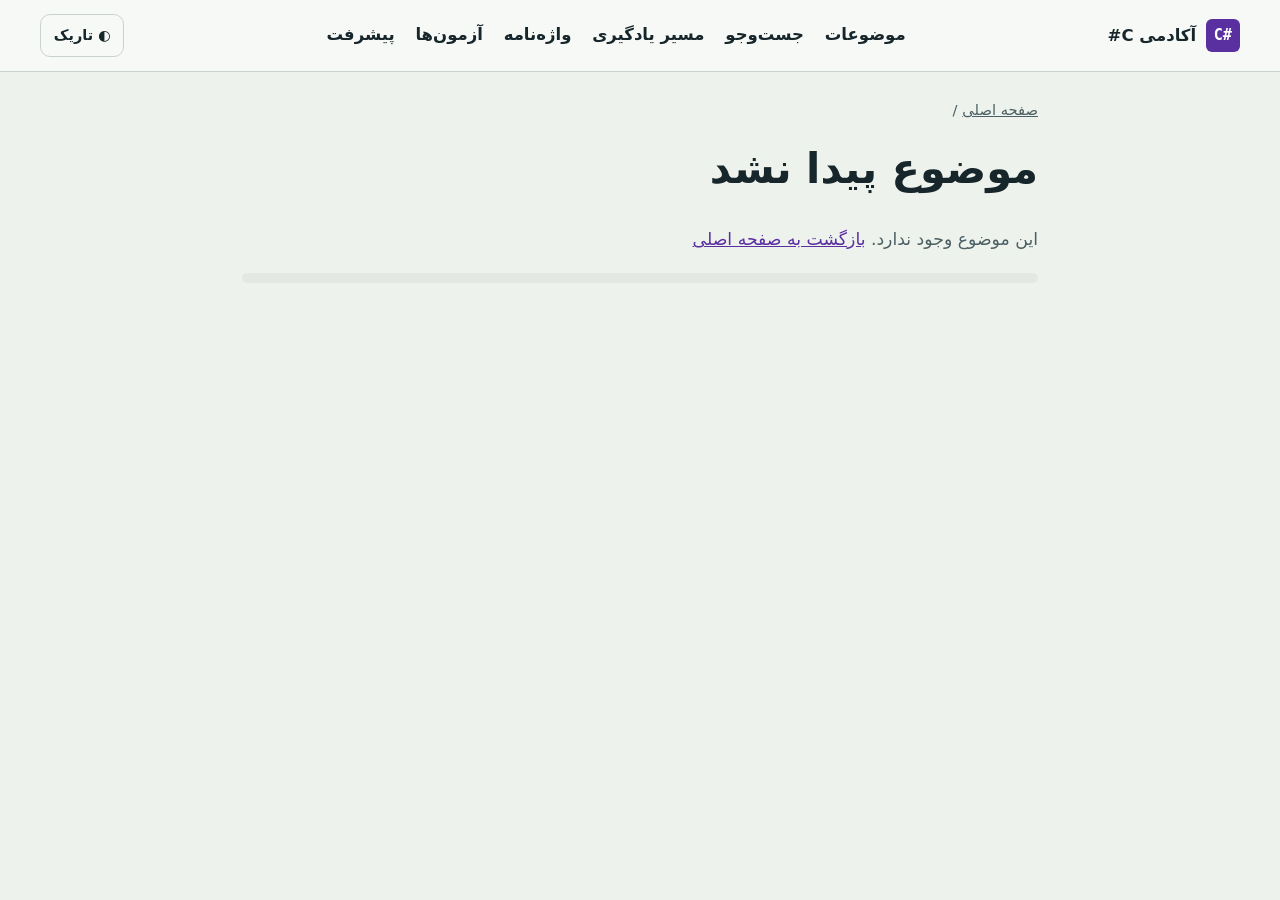
<file: CSharpAcademy/pages/topic.html>
<!DOCTYPE html>
<html lang="fa" dir="rtl">
<head>
  <meta charset="UTF-8">
  <meta name="viewport" content="width=device-width, initial-scale=1.0">
  <title>موضوع — آکادمی C#</title>
  <script src="../js/theme-manager.js"></script>
  <link rel="stylesheet" href="../css/main.css">
  <link rel="stylesheet" href="../css/design.css">
  <link rel="stylesheet" href="../css/unity.css">
</head>
<body>
  <div id="site-header"></div>
  <main id="main" tabindex="-1" class="page">
    <nav class="crumbs" aria-label="مسیر صفحه"><a href="../index.html">صفحه اصلی</a> / <span id="crumb-topic"></span></nav>
    <header class="page-head">
      <h1 id="topic-title"></h1>
      <p class="lead" id="topic-desc"></p>
      <p class="muted small" id="topic-meta"></p>
      <div class="progress" aria-label="پیشرفت موضوع"><div class="progress-fill" id="topic-bar"></div></div>
    </header>
    <ol class="lesson-list" id="lesson-list"></ol>
  </main>
  <script src="../data/curriculum.js"></script>
  <script src="../data/lessons/language-basics-2.js"></script>
  <script src="../data/lessons/basics-3.js"></script>
  <script src="../data/lessons/programming-basics.js"></script>
  <script src="../data/lessons/control-flow.js"></script>
  <script src="../data/lessons/functions-collections.js"></script>
  <script src="../data/lessons/collections-2.js"></script>
  <script src="../data/lessons/collections-3.js"></script>
  <script src="../data/lessons/oop.js"></script>
  <script src="../data/lessons/oop-2.js"></script>
  <script src="../data/lessons/oop-3.js"></script>
  <script src="../data/lessons/exceptions.js"></script>
  <script src="../data/lessons/advanced-types.js"></script>
  <script src="../data/lessons/delegates-events.js"></script>
  <script src="../data/lessons/advanced-2.js"></script>
  <script src="../data/lessons/memory-tools.js"></script>
  <script src="../data/lessons/unity-2019.js"></script>
  <script src="../data/lessons/unity-more.js"></script>
  <script src="../data/lessons/unity-full.js"></script>
  <script src="../data/lessons/unity-advanced.js"></script>
  <script src="../data/lessons/game-systems.js"></script>
  <script src="../data/lessons/deep-topics.js"></script>
  <script src="../data/lessons/projects.js"></script>
  <script src="../data/lessons/projects-2.js"></script>
  <script src="../data/lessons/projects-3.js"></script>
  <script src="../js/progress-manager.js"></script>
  <script src="../js/common.js"></script>
  <script src="../js/topic.js"></script>
</body>
</html>
</file>
<file: CSharpAcademy/css/main.css>
/* پالت: کاغذ سبز-خاکستری روشن، جوهر سرمه‌ای، بنفش C# فقط برای تاکیدهای کم */
:root {
  --paper: #eef2ed;
  --paper-2: #e3e9e2;
  --surface: #f8faf7;
  --ink: #17262b;
  --ink-soft: #4c5f63;
  --line: #c9d3cc;
  --accent: #5a2fa0;
  --accent-ink: #ffffff;
  --code-bg: #1d2530;
  --code-ink: #e3e8ef;
  --code-muted: #7d8da0;
  --ok: #2b6b4f;
  --bad: #a3362a;
  --warn-bg: #f6ead5;
  --tip-bg: #e2ece6;
  --radius: 4px;
  --max: 1080px;
  font-family: Vazirmatn, Tahoma, "Segoe UI", system-ui, sans-serif;
  color-scheme: light;
}

* { box-sizing: border-box; }
html { scroll-behavior: smooth; }
@media (prefers-reduced-motion: reduce) {
  html { scroll-behavior: auto; }
  *, *::before, *::after { animation: none !important; transition: none !important; }
}

body { margin: 0; background: var(--paper); color: var(--ink); line-height: 1.9; font-size: 16px; }

h1, h2, h3 { line-height: 1.4; margin: 0 0 .6em; font-weight: 800; }
h1 { font-size: clamp(1.8rem, 3.6vw, 2.6rem); }
h2 { font-size: 1.4rem; margin-top: 1.6em; }
h3 { font-size: 1.1rem; }
p { margin: 0 0 1em; max-width: 68ch; }
a { color: var(--accent); }
a:focus-visible, button:focus-visible, input:focus-visible {
  outline: 3px solid var(--accent); outline-offset: 2px;
}

.hidden, [hidden] { display: none !important; }
.visually-hidden {
  position: absolute !important; width: 1px; height: 1px; overflow: hidden;
  clip: rect(0 0 0 0); white-space: nowrap;
}
.muted { color: var(--ink-soft); }
.small { font-size: .9rem; }

/* هدر */
.site-header {
  display: flex; align-items: center; justify-content: space-between; gap: 1rem; flex-wrap: wrap;
  padding: .9rem clamp(1rem, 4vw, 2.5rem);
  border-bottom: 1px solid var(--line); background: var(--surface);
  position: sticky; top: 0; z-index: 10;
}
.brand { display: flex; align-items: center; gap: .6rem; text-decoration: none; color: var(--ink); font-weight: 800; }
.brand-mark {
  font-family: "Cascadia Code", Consolas, monospace; direction: ltr;
  background: var(--accent); color: var(--accent-ink);
  padding: .15rem .5rem; border-radius: var(--radius); font-size: .95rem;
}
.main-nav { display: flex; gap: 1.1rem; flex-wrap: wrap; }
.main-nav a { text-decoration: none; color: var(--ink); font-weight: 600; }
.main-nav a:hover { color: var(--accent); }

/* هیرو */
.hero {
  max-width: var(--max); margin: 0 auto;
  padding: clamp(2.5rem, 7vw, 5rem) clamp(1rem, 4vw, 2.5rem);
  display: grid; grid-template-columns: 1.1fr 1fr; gap: 2.5rem; align-items: center;
}
.lead { font-size: 1.08rem; color: var(--ink-soft); }
.hero-actions { display: flex; gap: .8rem; flex-wrap: wrap; margin-top: 1.4rem; }
.hero-code {
  background: var(--code-bg); color: var(--code-ink);
  border-radius: var(--radius); padding: 1.4rem 1.2rem; margin: 0;
  direction: ltr; text-align: left; min-height: 6.5rem;
  font-family: "Cascadia Code", Consolas, monospace; font-size: .95rem;
  white-space: pre-wrap; overflow-wrap: anywhere;
}
.hero-code code::after {
  content: ""; display: inline-block; width: .55em; height: 1.1em;
  background: var(--code-muted); vertical-align: text-bottom; margin-inline-start: 2px;
  animation: blink 1s steps(1) infinite;
}
@keyframes blink { 50% { opacity: 0; } }

/* دکمه‌ها */
.btn {
  display: inline-block; padding: .6rem 1.1rem; border-radius: var(--radius);
  font: inherit; font-weight: 700; text-decoration: none; cursor: pointer;
  border: 1px solid transparent; line-height: 1.4;
}
.btn-primary { background: var(--accent); color: var(--accent-ink); }
.btn-primary:hover { filter: brightness(1.1); }
.btn-primary:disabled { background: var(--ink-soft); cursor: default; }
.btn-ghost { background: transparent; color: var(--ink); border-color: var(--line); }
.btn-ghost:hover { border-color: var(--accent); color: var(--accent); }
.btn-small { padding: .3rem .7rem; font-size: .9rem; }

/* بخش‌ها */
.section { max-width: var(--max); margin: 0 auto; padding: 1rem clamp(1rem, 4vw, 2.5rem) 2.5rem; }

.continue-card {
  display: flex; justify-content: space-between; align-items: center; gap: 1.2rem; flex-wrap: wrap;
  background: var(--surface); border: 1px solid var(--line); border-radius: var(--radius); padding: 1.2rem 1.4rem;
}
.continue-title { font-weight: 800; font-size: 1.15rem; margin: 0 0 .4rem; }

.progress { height: 8px; background: var(--paper-2); border-radius: 99px; overflow: hidden; margin: .6rem 0 .3rem; }
.progress-fill { height: 100%; background: var(--accent); width: 0; transition: width .6s ease; }

.topic-grid { display: grid; grid-template-columns: repeat(auto-fill, minmax(260px, 1fr)); gap: 1rem; }
.topic-card {
  background: var(--surface); border: 1px solid var(--line); border-radius: var(--radius);
  padding: 1.2rem; display: flex; flex-direction: column; gap: .3rem;
}
.topic-card p { margin-bottom: .4rem; }
.topic-meta { list-style: none; padding: 0; margin: 0 0 .3rem; display: flex; gap: 1rem; color: var(--ink-soft); font-size: .92rem; }
.topic-card .btn { margin-top: auto; align-self: flex-start; }

.path-list { padding-inline-start: 1.4rem; }
.path-list li { margin: .35rem 0; }

.search-input {
  width: 100%; max-width: 480px; padding: .7rem .9rem; font: inherit;
  border: 1px solid var(--line); border-radius: var(--radius); background: var(--surface); color: var(--ink);
}
.lesson-results { list-style: none; padding: 0; margin: .8rem 0 0; }
.lesson-results li { padding: .4rem 0; border-bottom: 1px solid var(--line); }

.site-footer { text-align: center; color: var(--ink-soft); padding: 2rem 1rem; border-top: 1px solid var(--line); font-size: .9rem; }

/* صفحات داخلی */
.page { max-width: 860px; margin: 0 auto; padding: 1.5rem clamp(1rem, 4vw, 2rem) 3rem; }
.crumbs { font-size: .92rem; color: var(--ink-soft); margin-bottom: 1rem; }
.crumbs a { color: var(--ink-soft); }
.page-head { margin-bottom: 1.5rem; }
.lesson-meta { list-style: none; padding: 0; display: flex; gap: 1.2rem; flex-wrap: wrap; color: var(--ink-soft); font-size: .95rem; margin: 0; }
.lesson-meta a { color: var(--accent); }

.lesson-list { list-style: none; padding: 0; display: grid; gap: .6rem; }
.lesson-item a {
  display: flex; justify-content: space-between; align-items: center; gap: 1rem;
  padding: .9rem 1.1rem; background: var(--surface); border: 1px solid var(--line);
  border-radius: var(--radius); text-decoration: none; color: var(--ink);
}
.lesson-item a:hover { border-color: var(--accent); }
.lesson-status { font-size: .88rem; color: var(--ink-soft); }
.lesson-item.is-done .lesson-status { color: var(--ok); font-weight: 700; }

.objectives { background: var(--surface); border: 1px solid var(--line); border-radius: var(--radius); padding: 1rem 1.3rem; margin: 1.2rem 0 1.6rem; }
.objectives h2 { margin-top: 0; font-size: 1.1rem; }
.objectives ul, .lesson-body ul { padding-inline-start: 1.3rem; }

.lesson-body h2 { border-bottom: 1px solid var(--line); padding-bottom: .3rem; }

.callout { border-radius: var(--radius); padding: .8rem 1rem; margin: 1rem 0; max-width: 68ch; }
.callout.warn { background: var(--warn-bg); }
.callout.tip { background: var(--tip-bg); }

/* نمایشگر کد */
.code-block { margin: 1.2rem 0; border-radius: var(--radius); overflow: hidden; background: var(--code-bg); }
.code-toolbar {
  display: flex; justify-content: space-between; align-items: center;
  padding: .45rem .8rem; background: #151b24; color: var(--code-muted); font-size: .85rem;
}
.code-toolbar .btn-ghost { color: var(--code-ink); border-color: #3a4657; background: transparent; }
.code-pre { margin: 0; padding: .8rem 0; overflow-x: auto; text-align: left; }
.code-body { font-family: "Cascadia Code", Consolas, monospace; font-size: .95rem; color: var(--code-ink); display: block; }
.code-line { display: flex; padding: 0 1rem; line-height: 1.75; }
.code-line.has-note { background: rgba(90, 47, 160, .22); }
.ln { min-width: 2.2rem; color: var(--code-muted); user-select: none; text-align: right; padding-right: 1rem; }
.lc { white-space: pre; }
.code-notes { padding: .8rem 1rem; background: #242d3a; color: var(--code-ink); font-size: .92rem; }
.code-notes p { margin: 0 0 .4rem; }
.notes-toggle { margin: .5rem .8rem .8rem; color: var(--code-ink); border-color: #3a4657; background: transparent; }

.output-label { margin: .4rem 0 .2rem; font-weight: 700; font-size: .95rem; }
.output {
  background: var(--paper-2); border: 1px solid var(--line); border-radius: var(--radius);
  padding: .8rem 1rem; white-space: pre-wrap; font-family: "Cascadia Code", Consolas, monospace; margin: 0 0 1.2rem;
}

/* تمرین */
.quiz { margin-top: 2.5rem; }
.quiz-q { border: 1px solid var(--line); border-radius: var(--radius); padding: 1rem 1.2rem; margin: 0 0 1rem; background: var(--surface); }
.quiz-q legend { font-weight: 800; padding: 0 .3rem; }
.quiz-options { display: grid; gap: .5rem; margin-top: .5rem; }
.quiz-opt {
  text-align: right; font: inherit; padding: .6rem .9rem; border-radius: var(--radius);
  border: 1px solid var(--line); background: var(--paper); color: var(--ink); cursor: pointer;
}
.quiz-opt:hover:not(:disabled) { border-color: var(--accent); }
.quiz-opt:disabled { cursor: default; }
.quiz-opt.correct { border-color: var(--ok); background: #dcefe5; }
.quiz-opt.wrong { border-color: var(--bad); background: #f5dcd8; }
.quiz-feedback { margin: .7rem 0 0; min-height: 1.2em; }
.quiz-feedback.ok { color: var(--ok); }
.quiz-feedback.bad { color: var(--bad); }
.quiz-score { font-weight: 800; }

.finish { margin: 2rem 0; }
.related ul { padding-inline-start: 1.2rem; }

.prev-next { display: flex; justify-content: space-between; gap: 1rem; flex-wrap: wrap; margin-top: 2.5rem; border-top: 1px solid var(--line); padding-top: 1.2rem; }

/* واکنش‌گرا */
@media (max-width: 760px) {
  .hero { grid-template-columns: 1fr; gap: 1.6rem; }
  .hero-code { font-size: .85rem; }
  .continue-card { flex-direction: column; align-items: stretch; }
  .prev-next .btn { width: 100%; text-align: center; }
}

/* واژه‌نامه */
.glossary-tools { display: flex; gap: .6rem; flex-wrap: wrap; align-items: center; margin-bottom: .6rem; }
.glossary-tools .search-input { flex: 1 1 260px; max-width: none; }
.select-input { font: inherit; padding: .65rem .8rem; border: 1px solid var(--line); border-radius: var(--radius); background: var(--surface); color: var(--ink); }
.glossary-list { list-style: none; padding: 0; margin: 1rem 0 0; display: grid; gap: .5rem; }
.glossary-item details { background: var(--surface); border: 1px solid var(--line); border-radius: var(--radius); }
.glossary-item summary {
  display: flex; gap: .8rem; align-items: baseline; flex-wrap: wrap; cursor: pointer; padding: .75rem 1rem; list-style: none;
}
.glossary-item summary::-webkit-details-marker { display: none; }
.glossary-item summary::before { content: "◂"; color: var(--accent); font-size: .85rem; }
.glossary-item details[open] summary::before { content: "▾"; }
.g-fa { font-weight: 800; }
.g-en { color: var(--ink-soft); font-size: .92rem; }
.g-cat { margin-inline-start: auto; font-size: .8rem; color: var(--accent); }
.g-body { padding: 0 1rem 1rem; border-top: 1px solid var(--line); }
.g-body p { margin: .6rem 0 .2rem; }
.g-code { background: var(--code-bg); color: var(--code-ink); padding: .6rem .8rem; border-radius: var(--radius); overflow-x: auto; }
.glossary-empty { padding: 1rem; color: var(--ink-soft); }

/* تب‌ها و دیکشنری جمله‌ها */
.tabs { display: flex; gap: .5rem; margin: 1rem 0; border-bottom: 1px solid var(--line); }
.tab {
  font: inherit; font-weight: 700; padding: .6rem 1rem; background: transparent; color: var(--ink-soft);
  border: 0; border-bottom: 3px solid transparent; cursor: pointer;
}
.tab.is-active { color: var(--accent); border-bottom-color: var(--accent); }
.sentence-list { list-style: none; padding: 0; margin: 1rem 0 0; display: grid; gap: .8rem; }
.sentence-item { background: var(--surface); border: 1px solid var(--line); border-radius: var(--radius); padding: .9rem 1rem; }
.s-fa { font-weight: 700; margin: 0 0 .4rem; }

/* آزمون‌ها */
.exam-list { list-style: none; padding: 0; display: grid; gap: .6rem; margin-bottom: 1.5rem; }
.exam-item { background: var(--surface); border: 1px solid var(--line); border-radius: var(--radius); padding: .9rem 1rem; }
.exam-item a { text-decoration: none; color: var(--ink); display: flex; justify-content: space-between; gap: 1rem; flex-wrap: wrap; font-weight: 700; }
.exam-item a:hover { color: var(--accent); }
.exam-item p { margin: .3rem 0 0; }
.exam-meta { font-weight: 400; color: var(--ink-soft); font-size: .92rem; }
.exam-nav { display: flex; gap: .6rem; margin-top: 1.2rem; flex-wrap: wrap; }
.review-list { padding-inline-start: 1.2rem; }
.review-list li { margin-bottom: 1rem; }
.related-list { padding-inline-start: 1.2rem; }

/* ===== حالت تاریک ===== */
:root[data-theme="dark"] {
  --paper: #161b22;
  --paper-2: #1f262f;
  --surface: #1d242d;
  --ink: #e6edf3;
  --ink-soft: #9aa7b4;
  --line: #2d3742;
  --accent: #a77bf0;
  --accent-ink: #14101f;
  --code-bg: #0d1117;
  --code-ink: #d6dde6;
  --code-muted: #6e7b89;
  --ok: #4fbf86;
  --bad: #f07a6e;
  --warn-bg: #3a3119;
  --tip-bg: #1a2d3a;
  color-scheme: dark;
}
:root[data-theme="dark"] .output { background: #0d1117; color: #cfe8c6; }
:root[data-theme="dark"] .quiz-opt { background: #232b35; }
:root[data-theme="dark"] .quiz-opt.correct { background: #173626; }
:root[data-theme="dark"] .quiz-opt.wrong { background: #3f1f1b; }
:root[data-theme="dark"] .site-header { background: #11161d; }
:root[data-theme="dark"] .main-nav a { color: var(--ink); }
:root[data-theme="dark"] .search-input, :root[data-theme="dark"] .select-input { background: var(--surface); color: var(--ink); border-color: var(--line); }
:root[data-theme="dark"] .hero-code, :root[data-theme="dark"] .g-code { background: #0d1117; }

.theme-btn {
  font: inherit; font-size: .9rem; font-weight: 700; cursor: pointer;
  padding: .4rem .8rem; border-radius: var(--radius);
  background: transparent; color: var(--ink); border: 1px solid var(--line);
}
.theme-btn:hover { border-color: var(--accent); color: var(--accent); }

/* ===== دسترس‌پذیری: پرش به محتوا ===== */
.skip-link {
  position: absolute; top: -48px; right: 1rem; z-index: 100;
  background: var(--accent); color: var(--accent-ink); padding: .5rem .9rem; border-radius: var(--radius);
  text-decoration: none; font-weight: 700;
}
.skip-link:focus { top: .6rem; }

/* ===== ابزارهای درس و فیلترها ===== */
.lesson-tools { display: flex; gap: .6rem; flex-wrap: wrap; margin: .6rem 0 0; }
.filters { display: flex; gap: .5rem; align-items: center; flex-wrap: wrap; margin-top: .7rem; font-size: .92rem; color: var(--ink-soft); }
.filters .select-input { padding: .45rem .6rem; }
.section-plain { margin-bottom: 1rem; }

/* ===== بهبودهای ظاهری ===== */
.topic-card, .exam-item, .sentence-item, .glossary-item details {
  transition: border-color .2s ease, transform .2s ease, box-shadow .2s ease;
}
.topic-card:hover, .exam-item:hover { border-color: var(--accent); box-shadow: 0 4px 14px rgba(0,0,0,.06); }
.btn { transition: filter .15s ease, border-color .15s ease, color .15s ease; }
.btn:active { transform: translateY(1px); }
.lesson-body h2 { scroll-margin-top: 80px; }
.code-block { box-shadow: 0 1px 2px rgba(0,0,0,.08); }
table { width: 100%; border-collapse: collapse; }

@media (max-width: 760px) {
  .site-header { padding: .7rem 1rem; }
  .main-nav { width: 100%; justify-content: flex-start; gap: .8rem; font-size: .95rem; }
  .theme-btn { margin-inline-start: auto; }
  .glossary-tools { flex-direction: column; align-items: stretch; }
  .exam-item a { flex-direction: column; gap: .2rem; }
}

@media print {
  .site-header, .skip-link, .prev-next, .lesson-tools, .finish, .quiz, .main-nav, .theme-btn { display: none !important; }
  body { background: #fff; color: #000; }
  .code-block, .output { border: 1px solid #999; }
  .code-pre, .code-body { color: #000; background: #f4f4f4; }
  a { color: #000; text-decoration: underline; }
}
</file>
<file: CSharpAcademy/css/design.css>
/* ===== طراحی نسخه‌ی ۲: توکن‌ها، اجزا و محیط کد ===== */
:root {
  --radius: 10px;
  --radius-sm: 6px;
  --shadow-sm: 0 1px 2px rgba(15, 23, 42, .06);
  --shadow-md: 0 6px 20px rgba(15, 23, 42, .08);
  --ease: cubic-bezier(.2, .7, .2, 1);
  --accent-soft: rgba(90, 47, 160, .10);
}
:root[data-theme="dark"] { --accent-soft: rgba(167, 123, 240, .16); --shadow-md: 0 6px 20px rgba(0, 0, 0, .35); }

body { font-size: 16.5px; letter-spacing: 0; }
main { min-height: 70vh; }

/* هدر شیشه‌ای */
.site-header {
  background: color-mix(in srgb, var(--surface) 88%, transparent);
  backdrop-filter: saturate(160%) blur(10px);
  -webkit-backdrop-filter: saturate(160%) blur(10px);
  border-bottom: 1px solid var(--line);
}
.main-nav a { padding: .25rem .1rem; border-bottom: 2px solid transparent; transition: border-color .2s var(--ease), color .2s var(--ease); }
.main-nav a:hover { border-bottom-color: var(--accent); }
.brand-mark { border-radius: var(--radius-sm); }

/* هیرو با پس‌زمینه‌ی ملایم */
.hero { position: relative; }
.hero::before {
  content: ""; position: absolute; inset: 0; z-index: -1; pointer-events: none;
  background: radial-gradient(800px 300px at 80% -10%, var(--accent-soft), transparent 70%);
}
.hero h1 { font-size: clamp(1.9rem, 4vw, 2.8rem); letter-spacing: -.2px; }
.hero-code { border-radius: var(--radius); box-shadow: var(--shadow-md); }

/* دکمه‌ها */
.btn { border-radius: var(--radius-sm); transition: transform .15s var(--ease), box-shadow .2s var(--ease), background .2s; }
.btn-primary { box-shadow: 0 2px 8px rgba(90, 47, 160, .25); }
.btn-primary:hover { box-shadow: 0 6px 16px rgba(90, 47, 160, .3); transform: translateY(-1px); }
.btn-ghost:hover { background: var(--accent-soft); }

/* کارت‌ها */
.topic-card, .exam-item, .continue-card, .sentence-item {
  border-radius: var(--radius); box-shadow: var(--shadow-sm);
  transition: transform .2s var(--ease), box-shadow .2s var(--ease), border-color .2s;
}
.topic-card:hover, .exam-item:hover { transform: translateY(-2px); box-shadow: var(--shadow-md); }
.topic-card h3 { font-size: 1.12rem; }
.progress { height: 10px; }

/* متن درس */
.lesson-body { font-size: 1.02rem; }
.lesson-body h2 { font-size: 1.25rem; margin-top: 2em; border-bottom: 0; padding-bottom: 0; position: relative; padding-inline-start: .7rem; }
.lesson-body h2::before { content: ""; position: absolute; inset-inline-start: 0; top: .25em; bottom: .25em; width: 3px; border-radius: 3px; background: var(--accent); }
.lesson-body li { margin: .25rem 0; }
.callout { border-radius: var(--radius-sm); box-shadow: var(--shadow-sm); }

/* کد و ویرایشگر */
.code-block { border-radius: var(--radius); box-shadow: var(--shadow-sm); }
.code-toolbar { border-bottom: 1px solid rgba(255,255,255,.06); }
.code-line { transition: background .15s; }
.code-line:hover { background: rgba(255,255,255,.03); }

.run-in-editor { margin: .2rem 0 1rem; }
.inline-editor { margin: 0 0 1.2rem; }
.editor { background: var(--surface); border: 1px solid var(--line); border-radius: var(--radius); overflow: hidden; box-shadow: var(--shadow-sm); }
.editor-bar { display: flex; justify-content: space-between; align-items: center; gap: .6rem; flex-wrap: wrap; padding: .5rem .75rem; background: var(--paper-2); border-bottom: 1px solid var(--line); }
.editor-title { font-weight: 700; font-size: .92rem; }
.editor-actions { display: flex; gap: .4rem; flex-wrap: wrap; }
.editor-body { position: relative; display: grid; grid-template-columns: 3rem 1fr; background: var(--code-bg); }
.gutter {
  font-family: "Cascadia Code", Consolas, monospace; font-size: .9rem; line-height: 1.6; color: var(--code-muted);
  text-align: right; padding: .75rem .5rem .75rem 0; background: rgba(0,0,0,.18); user-select: none;
  white-space: pre; overflow: hidden; height: 100%;
}
.editor-text {
  width: 100%; min-height: 180px; resize: vertical; border: 0; outline: none;
  font-family: "Cascadia Code", Consolas, monospace; font-size: .95rem; line-height: 1.6;
  padding: .75rem; background: transparent; color: var(--code-ink); tab-size: 4; white-space: pre; overflow: auto;
}
.editor-text:focus-visible { outline: 2px solid var(--accent); outline-offset: -2px; }
.editor-stdin { border-top: 1px solid var(--line); padding: .5rem .75rem; font-size: .92rem; }
.editor-stdin summary { cursor: pointer; color: var(--ink-soft); }
.stdin-text { width: 100%; min-height: 60px; margin-top: .4rem; font-family: "Cascadia Code", Consolas, monospace; font-size: .9rem; border: 1px solid var(--line); border-radius: var(--radius-sm); padding: .5rem; background: var(--surface); color: var(--ink); }
.editor-status { padding: 0 .75rem; color: var(--ink-soft); font-size: .9rem; min-height: 1.2em; }
.editor-output { padding: .4rem .75rem .75rem; }
.result { border: 1px solid var(--line); border-radius: var(--radius-sm); padding: .6rem .8rem; background: var(--surface); }
.result-error { border-color: var(--bad); }
.result-label { margin-top: .5rem; font-weight: 700; font-size: .85rem; color: var(--ink-soft); }
.result-pre { margin: .25rem 0 0; padding: .5rem .6rem; border-radius: var(--radius-sm); background: var(--code-bg); color: var(--code-ink); white-space: pre-wrap; font-family: "Cascadia Code", Consolas, monospace; font-size: .9rem; }
.result-err { color: #f5b7b1; }
.badge { display: inline-block; font-size: .8rem; font-weight: 700; padding: .15rem .55rem; border-radius: 999px; }
.badge-ok { background: rgba(43,107,79,.15); color: var(--ok); }
.badge-bad { background: rgba(163,54,42,.15); color: var(--bad); }

/* تمرین */
.wide { max-width: 1040px; }
.ex-statement { background: var(--surface); border: 1px solid var(--line); border-radius: var(--radius); padding: 1rem 1.2rem; margin-bottom: 1rem; box-shadow: var(--shadow-sm); }
.ex-actions { display: flex; align-items: center; gap: .8rem; flex-wrap: wrap; margin: .8rem 0; }
.ex-hints { padding-inline-start: 1.3rem; color: var(--ink-soft); }
.test-list { list-style: none; padding: 0; display: grid; gap: .5rem; }
.test-list li { background: var(--surface); border: 1px solid var(--line); border-radius: var(--radius-sm); padding: .6rem .8rem; }
.test-ok { border-inline-start: 3px solid var(--ok); }
.test-bad { border-inline-start: 3px solid var(--bad); }
.lesson-summary { background: var(--surface); border: 1px solid var(--line); border-radius: var(--radius); padding: 1rem 1.2rem; margin: 2rem 0; }

/* آزمون و بازخورد */
.quiz-q { border-radius: var(--radius); box-shadow: var(--shadow-sm); }
.quiz-opt { border-radius: var(--radius-sm); transition: border-color .15s, background .15s, transform .1s; }
.quiz-opt:active:not(:disabled) { transform: scale(.99); }

/* فیلدها */
.search-input, .select-input { border-radius: var(--radius-sm); }
.search-input:focus, .select-input:focus { border-color: var(--accent); }

/* صفحه‌ی جست‌وجو */
.search-hero { display: grid; gap: .6rem; margin-bottom: 1rem; }
.chips { display: flex; gap: .4rem; flex-wrap: wrap; margin: .6rem 0 1rem; }
.chip { font: inherit; font-size: .88rem; padding: .3rem .8rem; border-radius: 999px; border: 1px solid var(--line); background: var(--surface); color: var(--ink); cursor: pointer; }
.chip[aria-pressed="true"] { background: var(--accent); color: var(--accent-ink); border-color: var(--accent); }
.hit { background: var(--surface); border: 1px solid var(--line); border-radius: var(--radius); padding: .8rem 1rem; box-shadow: var(--shadow-sm); }
.hit-type { font-size: .78rem; font-weight: 700; color: var(--accent); }
.hit a { font-weight: 700; text-decoration: none; }
.hit mark { background: rgba(245, 197, 66, .45); color: inherit; border-radius: 3px; padding: 0 .1em; }
.hit p { margin: .3rem 0 0; color: var(--ink-soft); font-size: .93rem; }
.hits { list-style: none; padding: 0; display: grid; gap: .6rem; }
.group-title { margin-top: 1.4rem; font-size: 1.05rem; }

/* حرکت ملایم برای ورود محتوا */
@keyframes rise { from { opacity: 0; transform: translateY(6px); } to { opacity: 1; transform: none; } }
.lesson-body > *, .topic-grid > *, .exam-list > li { animation: rise .35s var(--ease) both; }

@media (max-width: 760px) {
  .editor-body { grid-template-columns: 2.4rem 1fr; }
  .editor-text { min-height: 150px; font-size: .9rem; }
  .ex-actions { flex-direction: column; align-items: stretch; }
}
@media (prefers-reduced-motion: reduce) {
  .lesson-body > *, .topic-grid > *, .exam-list > li { animation: none; }
  .topic-card:hover, .exam-item:hover, .btn-primary:hover { transform: none; }
}
</file>
<file: CSharpAcademy/css/unity.css>
/* تم یونیتی: حالت تیره ادیتور، پنل‌های Inspector، آبی Unity.
   فقط وقتی اعمال می‌شود که body کلاس theme-unity داشته باشد. */
body.theme-unity {
  --paper: #232323;
  --paper-2: #2d2d2d;
  --surface: #383838;
  --ink: #e4e4e4;
  --ink-soft: #a9a9a9;
  --line: #1a1a1a;
  --accent: #2a9df4;
  --accent-ink: #0b1720;
  --code-bg: #1a1a1a;
  --code-ink: #d7e3ee;
  --code-muted: #6f7f8f;
  --ok: #5ccf8a;
  --bad: #f06a5f;
  --warn-bg: #4a3b1f;
  --tip-bg: #1f3a4d;
  --radius: 2px;
  color-scheme: dark;
  background: var(--paper);
  color: var(--ink);
  font-family: "Segoe UI", Vazirmatn, Tahoma, system-ui, sans-serif;
}

/* هدر: نوار بالای ادیتور با خط متحرک «Play mode» */
body.theme-unity .site-header {
  background: #1f1f1f;
  border-bottom: 1px solid #111;
  position: sticky;
}
body.theme-unity .site-header::after {
  content: "";
  position: absolute; left: 0; right: 0; bottom: -2px; height: 2px;
  background: linear-gradient(90deg, transparent, var(--accent), transparent);
  background-size: 200% 100%;
  animation: scanline 3.2s linear infinite;
}
body.theme-unity .site-header { position: sticky; }
@keyframes scanline { from { background-position: 200% 0; } to { background-position: -200% 0; } }

body.theme-unity .brand-mark {
  background: var(--accent);
  color: var(--accent-ink);
  border-radius: 2px;
  animation: pulse 2.4s ease-in-out infinite;
}
@keyframes pulse { 50% { box-shadow: 0 0 0 4px rgba(42, 157, 244, .25); } }

/* عنوان‌ها و مسیر */
body.theme-unity h1 { font-weight: 600; letter-spacing: .2px; }
body.theme-unity h2 { font-size: 1.1rem; font-weight: 600; text-transform: none; }
body.theme-unity .lesson-body h2 { border-bottom: 1px solid #111; }
body.theme-unity .crumbs a { color: var(--accent); }

/* پنل Inspector برای هدف‌های یادگیری */
body.theme-unity .objectives {
  background: var(--surface);
  border: 1px solid #111;
  border-left: 3px solid var(--accent);
  border-radius: 2px;
  box-shadow: inset 0 1px 0 rgba(255, 255, 255, .04);
}

/* نمایشگر کد شبیه Script Editor یونیتی */
body.theme-unity .code-block { border: 1px solid #111; }
body.theme-unity .code-toolbar { background: #2b2b2b; border-bottom: 1px solid #111; }
body.theme-unity .code-line.has-note { background: rgba(42, 157, 244, .14); }
body.theme-unity .output { background: #1f1f1f; border-color: #111; color: #cfe8c6; }

/* کادرهای نکته و هشدار */
body.theme-unity .callout { border-left: 3px solid transparent; }
body.theme-unity .callout.warn { border-left-color: #e6b85c; color: #f3deb0; }
body.theme-unity .callout.tip { border-left-color: var(--accent); color: #c6e6fb; }

/* آزمون: کارت‌های کامپوننت */
body.theme-unity .quiz-q { background: var(--surface); border: 1px solid #111; border-radius: 2px; }
body.theme-unity .quiz-q legend { color: #f2f2f2; }
body.theme-unity .quiz-opt { background: #2c2c2c; border-color: #111; color: var(--ink); }
body.theme-unity .quiz-opt:hover:not(:disabled) {
  border-color: var(--accent);
  box-shadow: 0 0 0 2px rgba(42, 157, 244, .25);
}
body.theme-unity .quiz-opt.correct { background: #1f3d2d; border-color: var(--ok); }
body.theme-unity .quiz-opt.wrong { background: #442623; border-color: var(--bad); }

body.theme-unity .btn-primary { background: var(--accent); color: var(--accent-ink); border-radius: 2px; }
body.theme-unity .btn-ghost { border-color: #4a4a4a; color: var(--ink); border-radius: 2px; }
body.theme-unity .progress { background: #1a1a1a; border-radius: 0; }
body.theme-unity .progress-fill { background: linear-gradient(90deg, #1b7fd0, var(--accent)); }

/* کارت موضوع یونیتی در صفحه اصلی */
.topic-card.is-unity {
  position: relative;
  border-left: 3px solid #2a9df4;
  background: #383838;
  border-color: #1a1a1a;
  color: #e4e4e4;
}
.topic-card.is-unity .topic-meta,
.topic-card.is-unity .muted,
.topic-card.is-unity p { color: #b5b5b5; }
.topic-card.is-unity::after {
  content: "Unity 2019.4";
  position: absolute; top: .8rem; left: .8rem;
  font-size: .72rem; color: #0b1720; background: #2a9df4;
  padding: .1rem .45rem; border-radius: 2px;
  direction: ltr;
}
.topic-card.is-unity:hover { transform: translateY(-2px); transition: transform .2s ease; }

/* ورود تدریجی بلوک‌های درس (یک بار، هنگام باز شدن درس) */
body.theme-unity .lesson-body > * {
  animation: inspectorIn .45s ease both;
}
body.theme-unity .lesson-body > *:nth-child(2) { animation-delay: .05s; }
body.theme-unity .lesson-body > *:nth-child(3) { animation-delay: .1s; }
body.theme-unity .lesson-body > *:nth-child(4) { animation-delay: .15s; }
body.theme-unity .lesson-body > *:nth-child(n+5) { animation-delay: .2s; }
@keyframes inspectorIn {
  from { opacity: 0; transform: translateX(-8px); }
  to { opacity: 1; transform: none; }
}

/* کد «در حال اجرا» با نوار Play در بالای بلوک */
body.theme-unity .code-block { position: relative; }
body.theme-unity .code-toolbar::before {
  content: "▶ Play";
  color: #5ccf8a; font-size: .78rem; direction: ltr; margin-inline-end: auto;
}
</file>
